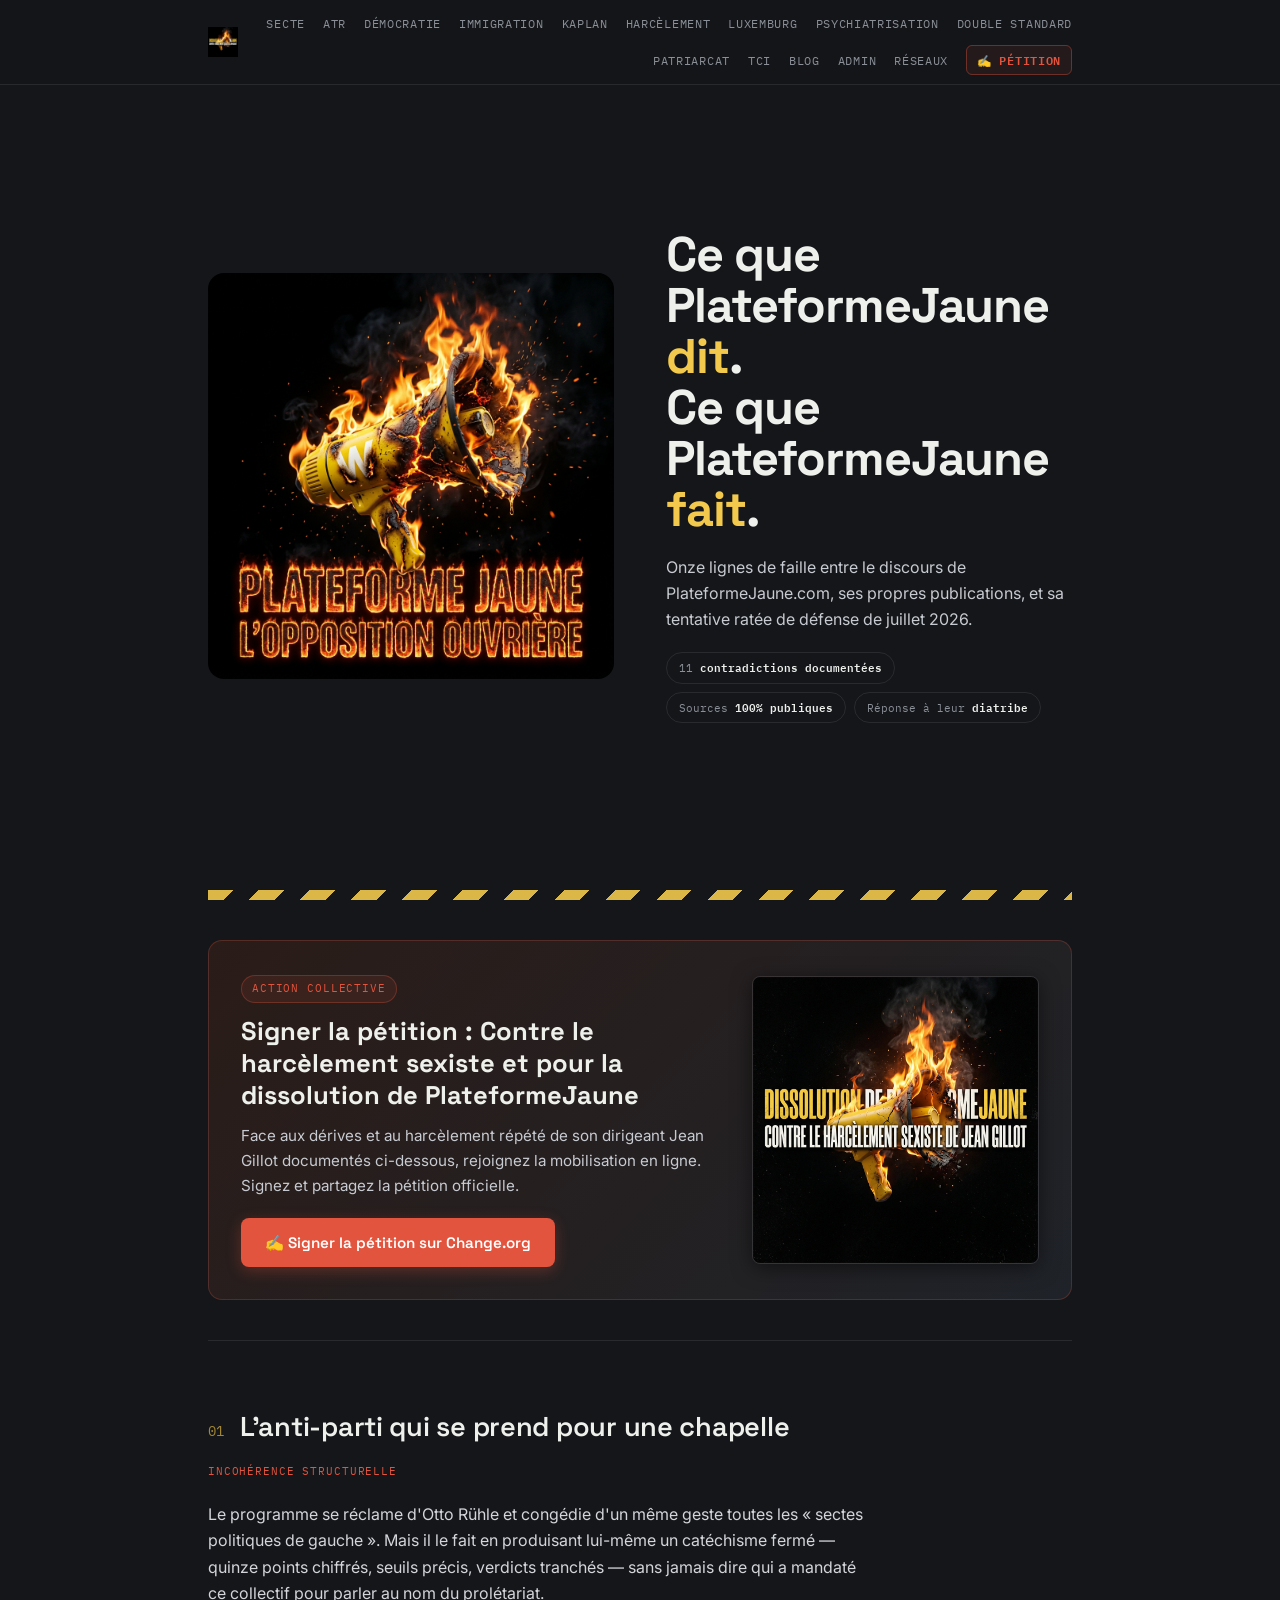
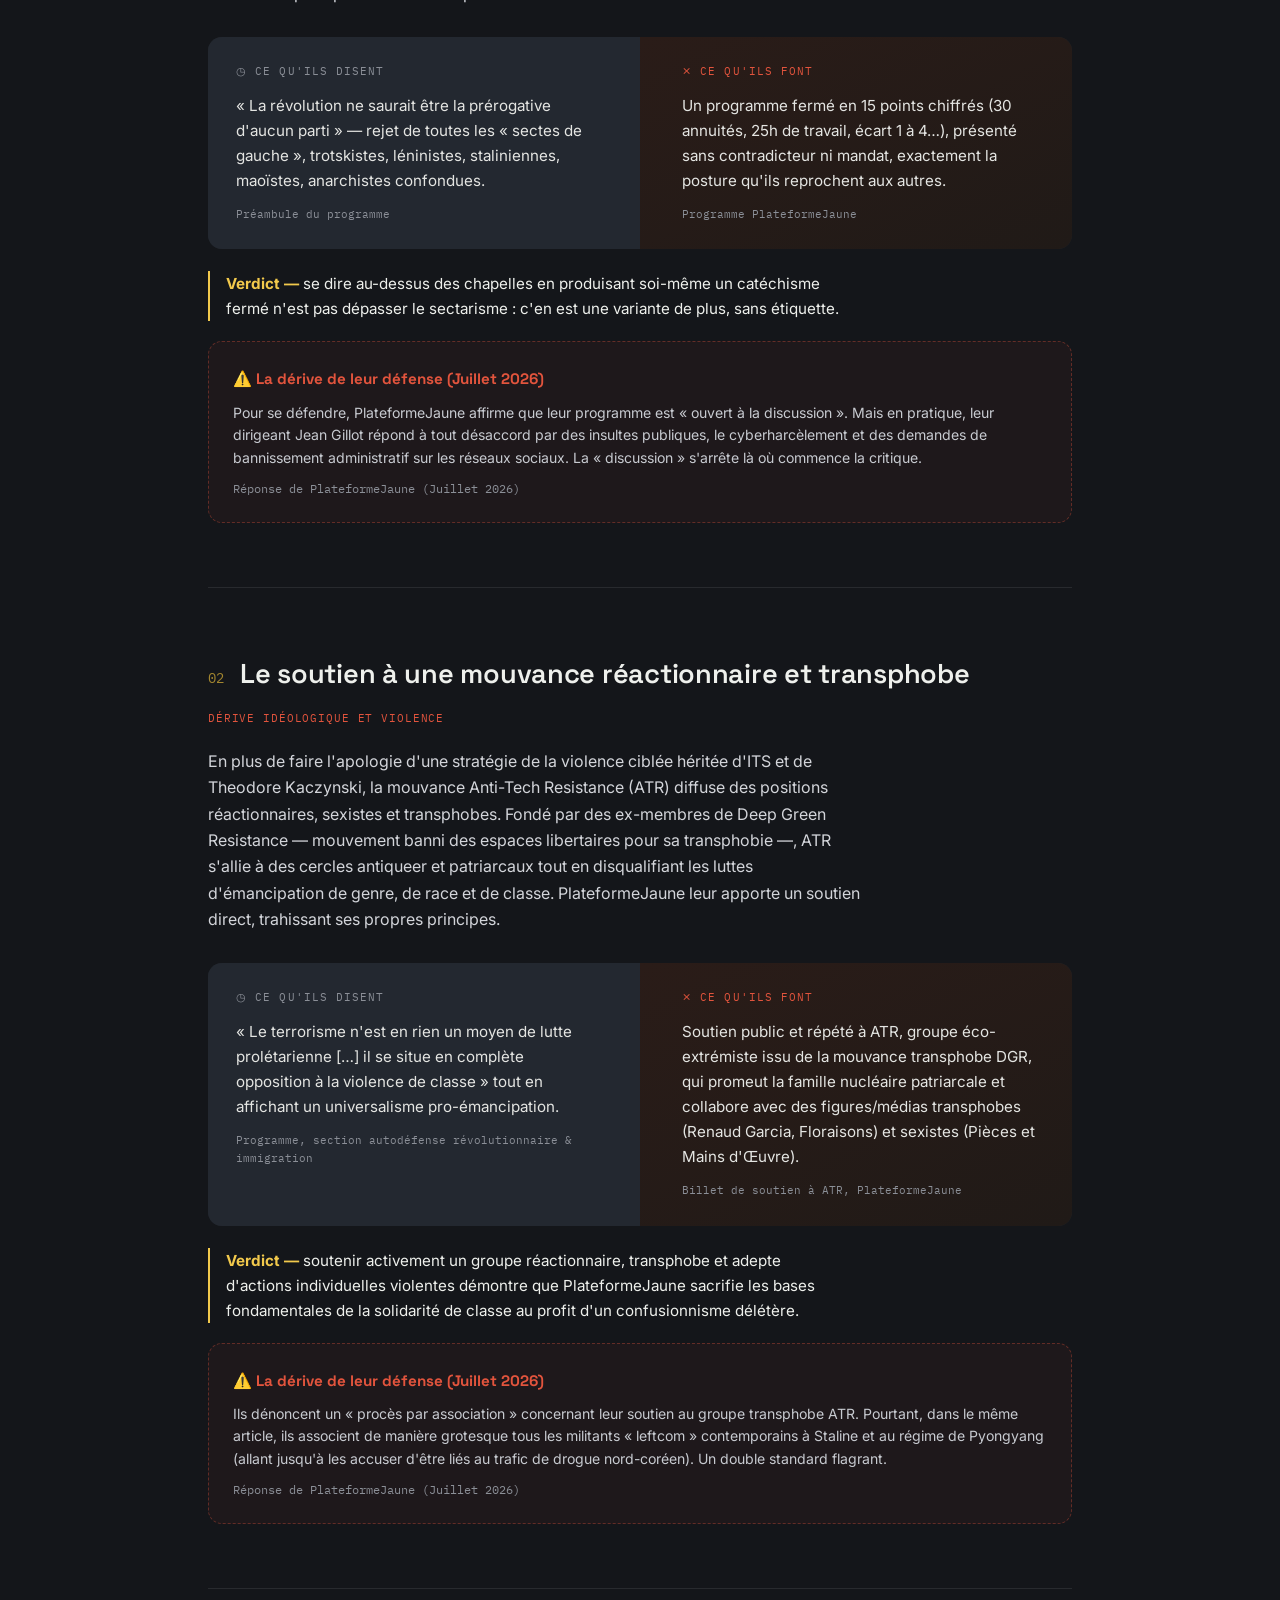
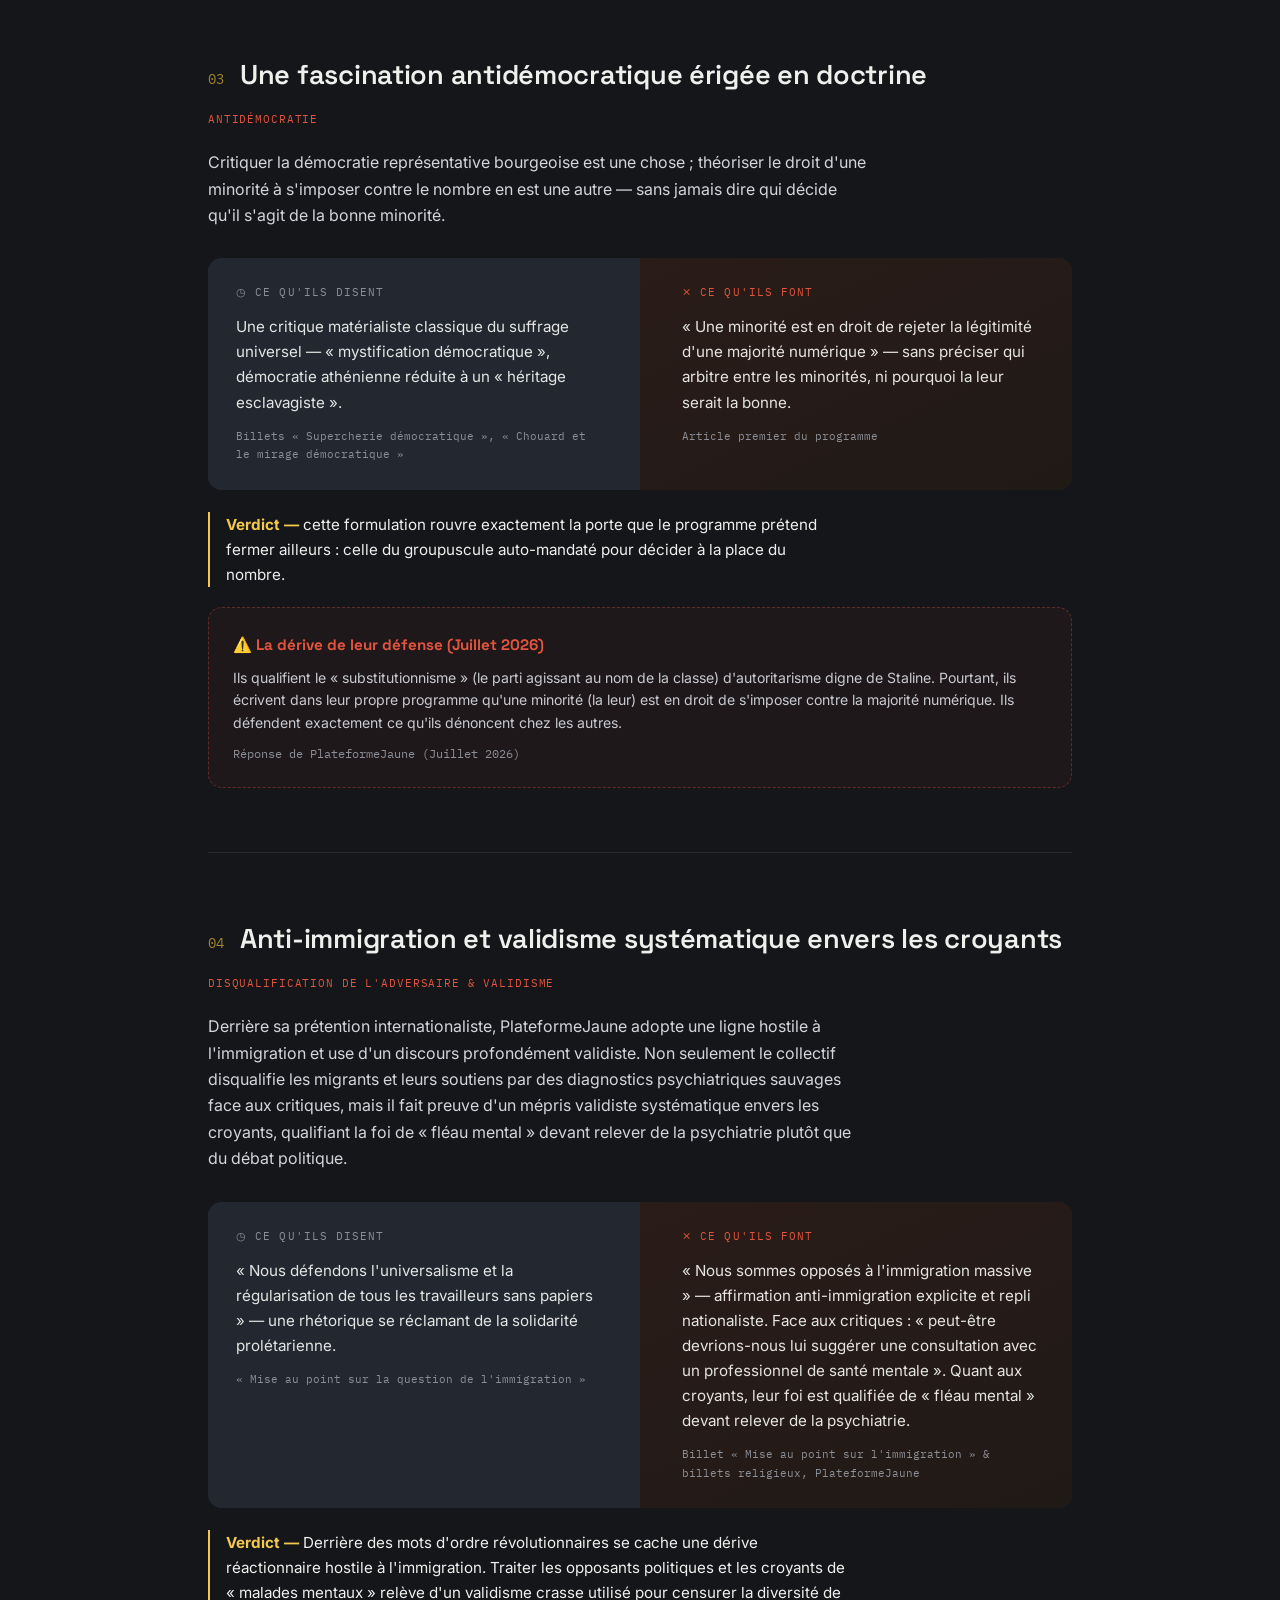
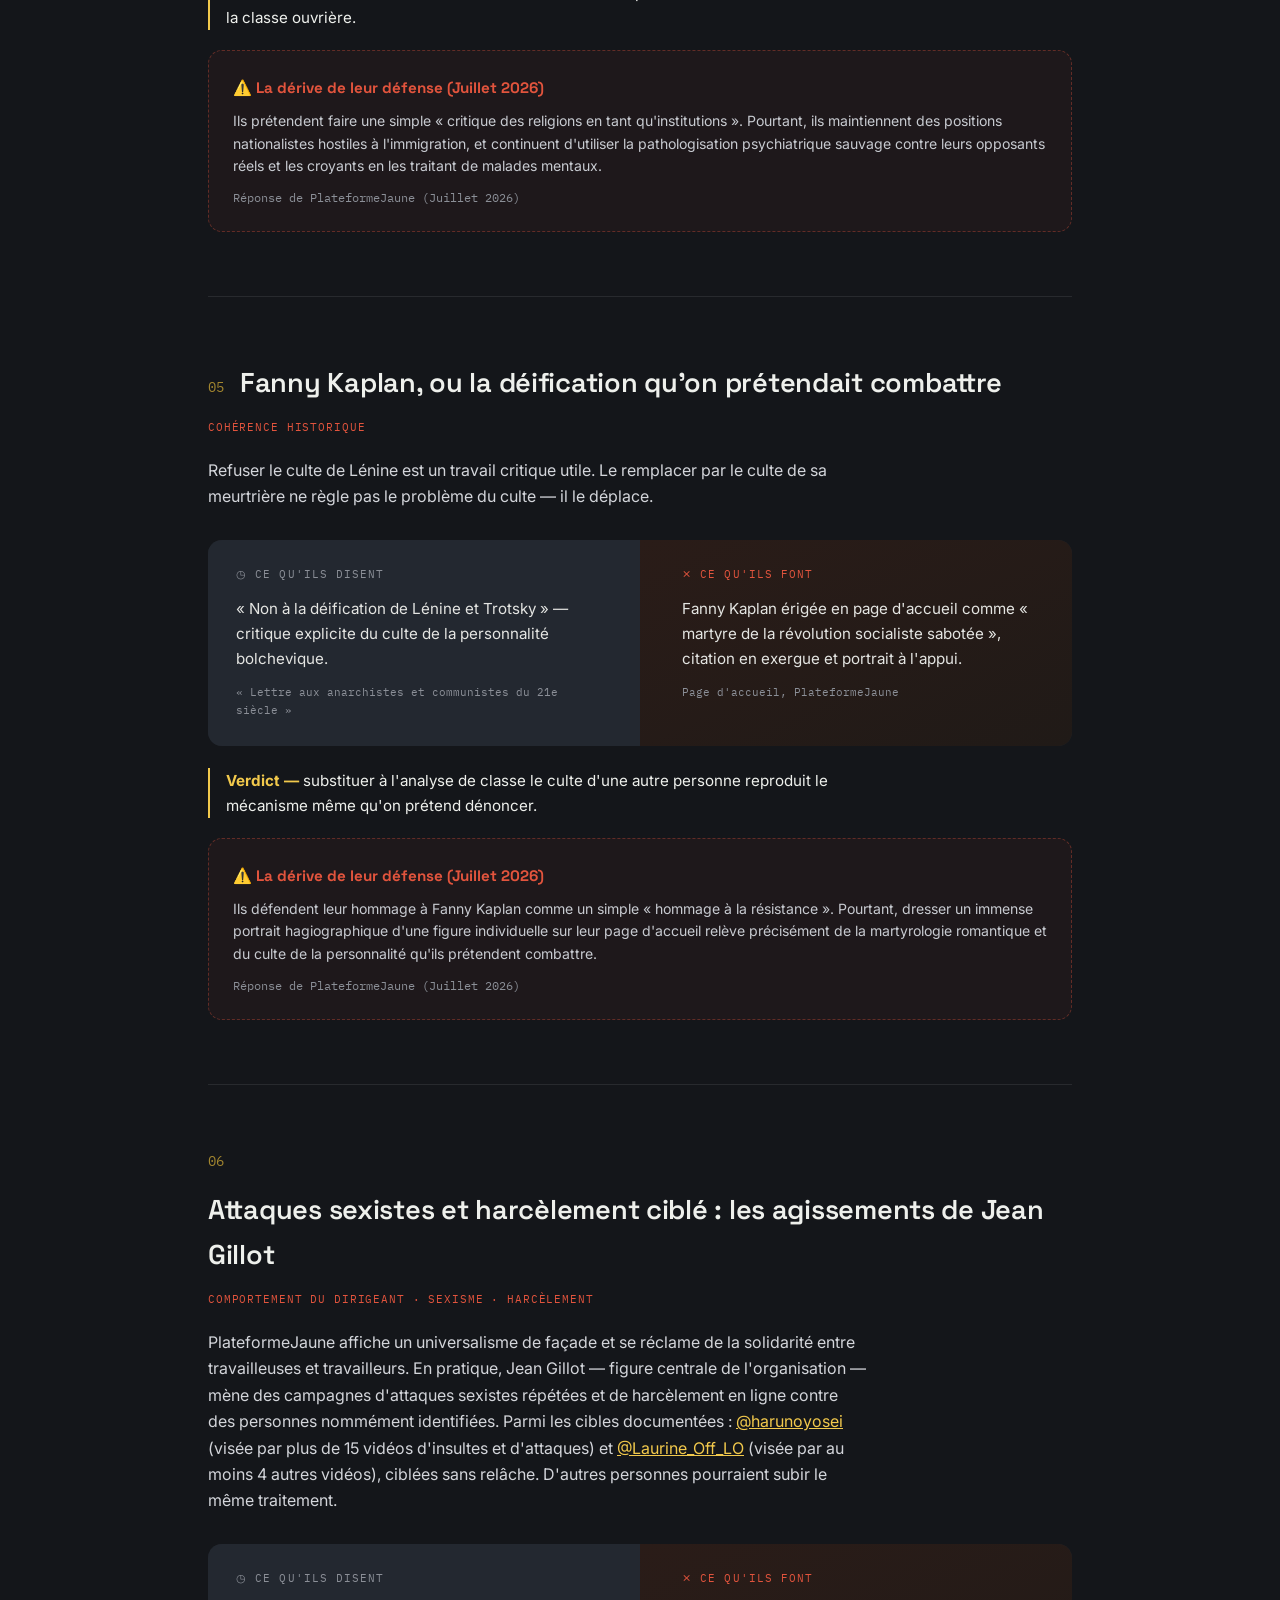
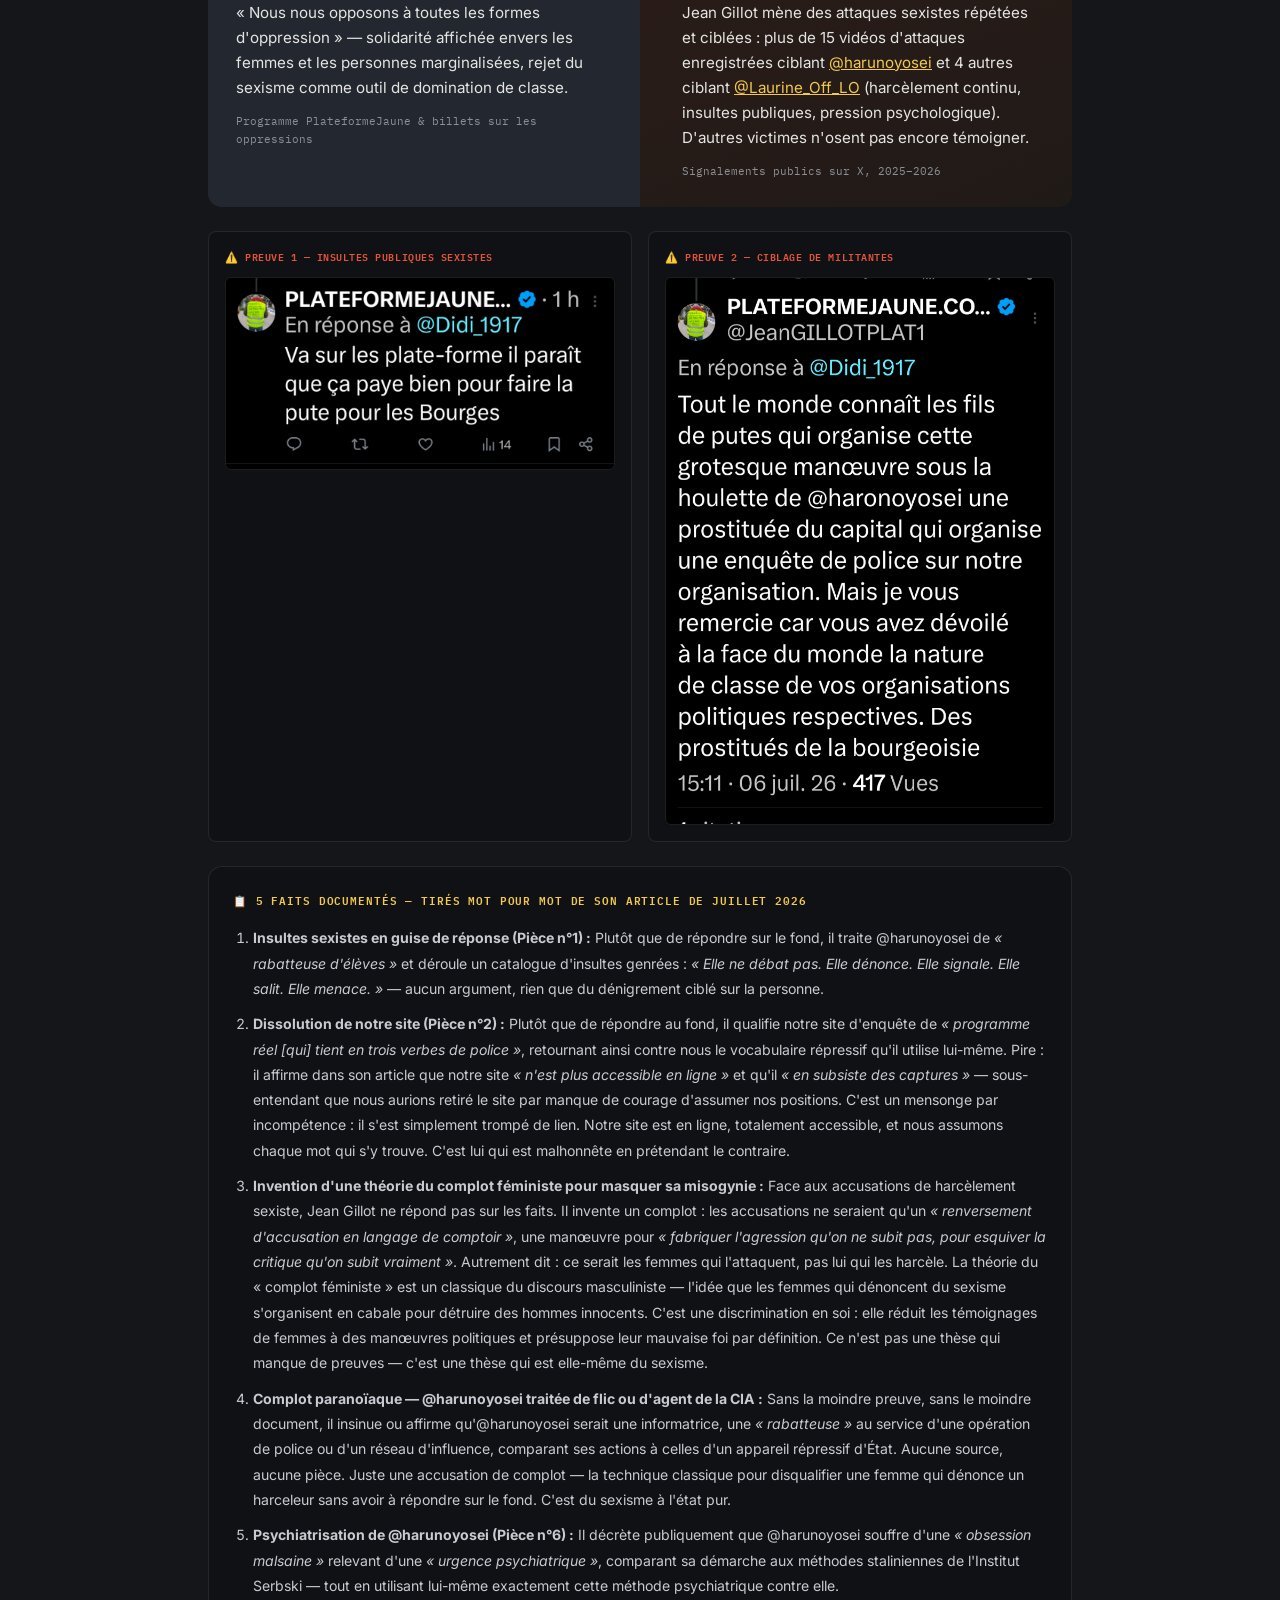
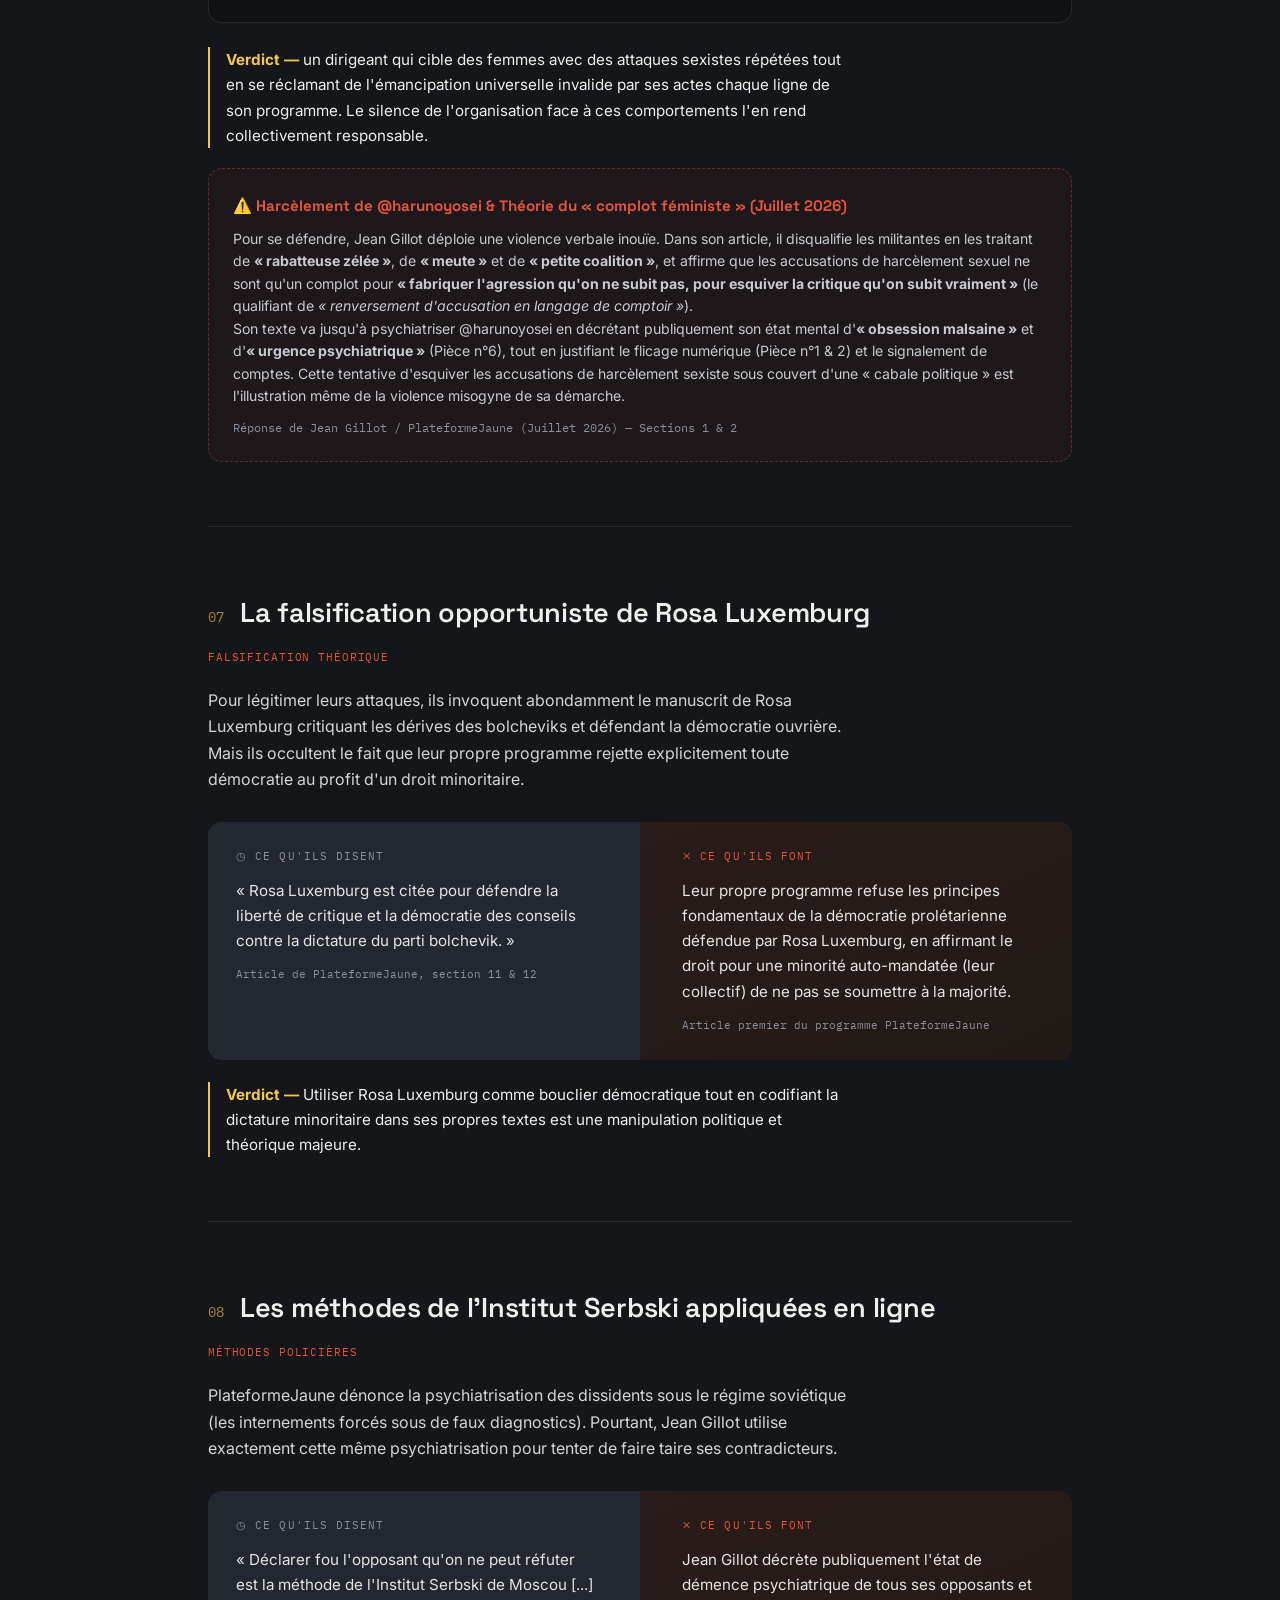
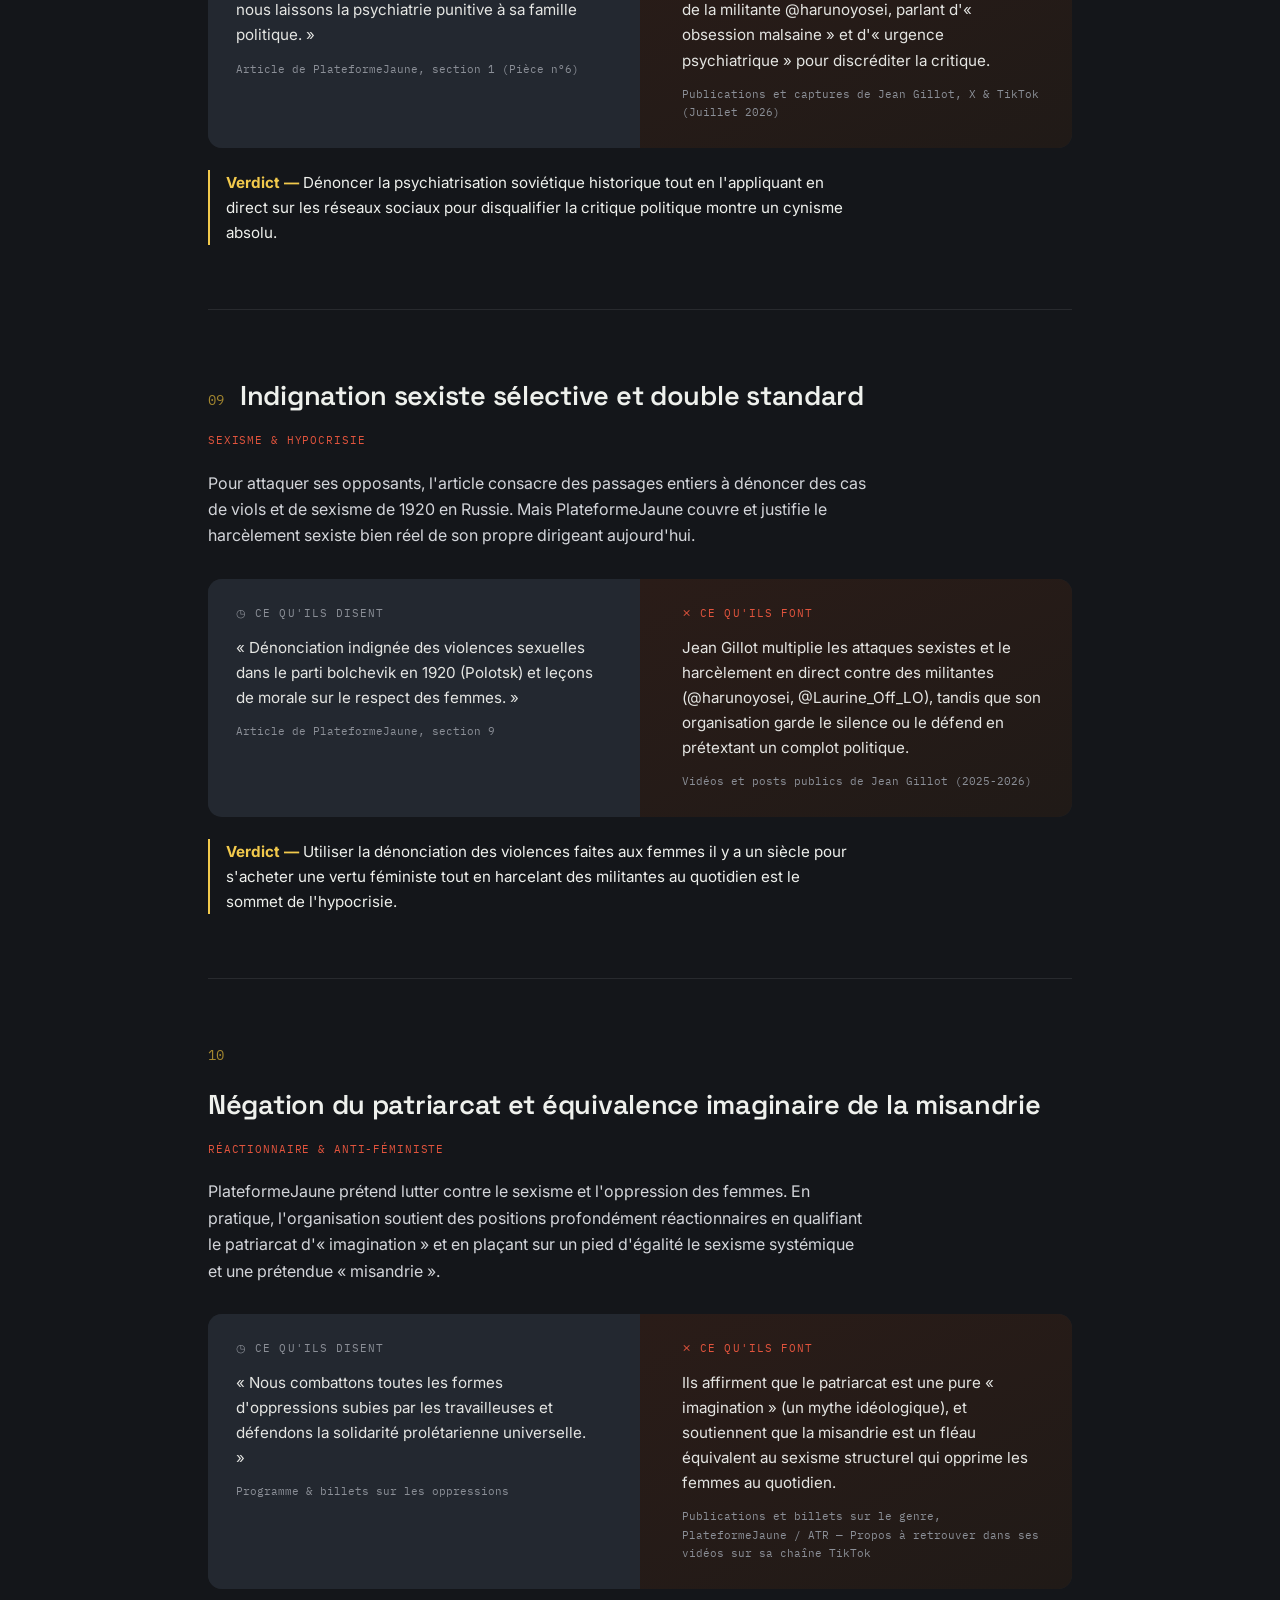
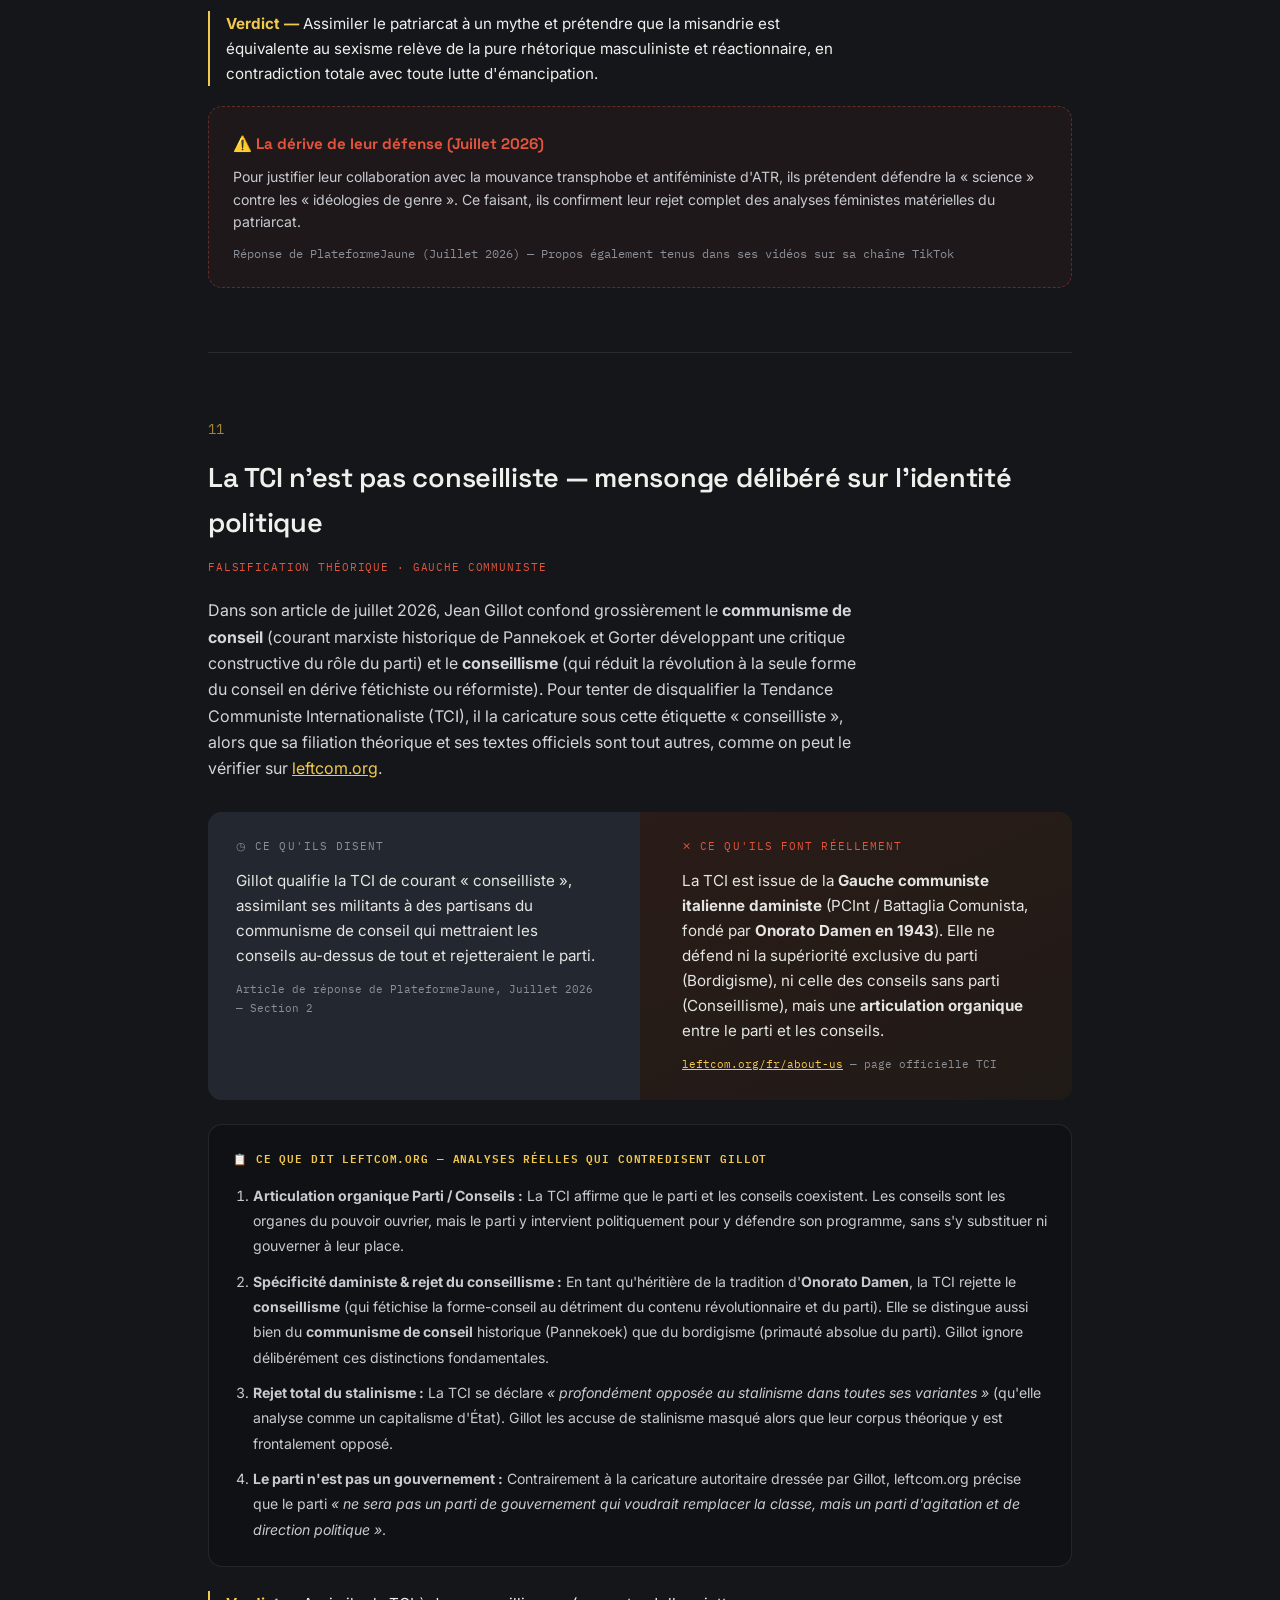
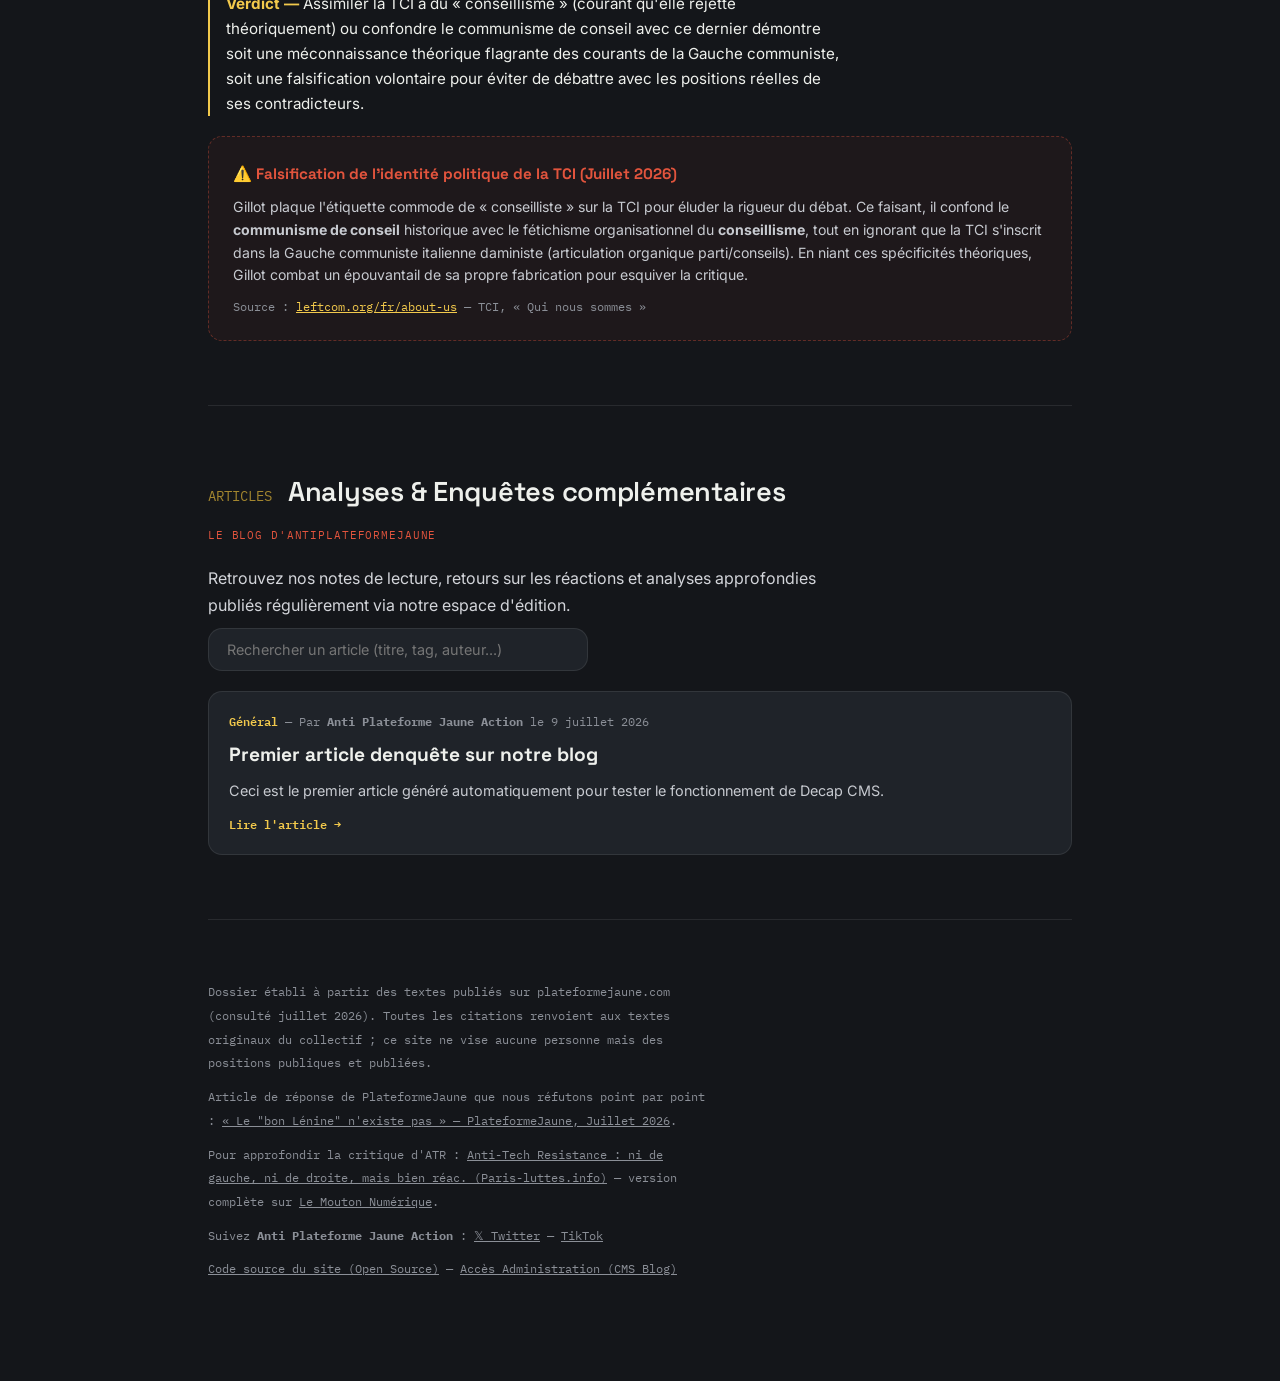
<file: index.html>
<!DOCTYPE html>
<html lang="fr">
<head>
<meta charset="UTF-8">
<meta name="viewport" content="width=device-width, initial-scale=1">
<title>Antiplateformejaune — Ce que PlateformeJaune dit, ce que PlateformeJaune fait</title>
<link rel="stylesheet" href="style.css">
<link rel="manifest" href="/manifest.json">
<link rel="icon" type="image/png" href="/favicon.png">
<link rel="apple-touch-icon" href="/icon-192.png">
<meta name="theme-color" content="#9B3A2F">
<meta name="mobile-web-app-capable" content="yes">
<meta name="apple-mobile-web-app-capable" content="yes">
<meta name="apple-mobile-web-app-title" content="Antiplateformejaune">
<meta name="google-site-verification" content="DRm08gva6mOZqkygiTqKu9IQBFqZJ3HG-kwGPXBH12E" />
<!-- Widget Netlify Identity pour gérer les connexions du CMS -->
<script src="https://identity.netlify.com/v1/netlify-identity-widget.js"></script>
</head>
<body>

<div class="rail" id="rail"></div>

<!-- ══ NAV ══ -->
<nav class="topnav" aria-label="Navigation principale">
  <div class="inner">
    <a href="#" class="nav-mark"><img src="logo.png" alt="Antiplateformejaune" style="height:30px;width:auto;"></a>
    <!-- desktop -->
    <ul class="nav-links" role="list">
      <li><a href="#p1">Secte</a></li>
      <li><a href="#p2">ATR</a></li>
      <li><a href="#p3">Démocratie</a></li>
      <li><a href="#p4">Immigration</a></li>
      <li><a href="#p5">Kaplan</a></li>
      <li><a href="#p6">Harcèlement</a></li>
      <li><a href="#p7">Luxemburg</a></li>
      <li><a href="#p8">Psychiatrisation</a></li>
      <li><a href="#p9">Double standard</a></li>
      <li><a href="#p10">Patriarcat</a></li>
      <li><a href="#p11">TCI</a></li>
      <li><a href="#blog-section">Blog</a></li>
      <li><a href="/admin/">Admin</a></li>
      <li><a href="reseaux.html">Réseaux</a></li>
      <li><a href="https://www.change.org/p/stoppons-plateforme-jaune" target="_blank" rel="noopener" class="nav-btn-petition">✍ Pétition</a></li>
    </ul>

    <!-- hamburger -->
    <button class="nav-burger" id="burger" aria-label="Menu" aria-expanded="false" aria-controls="drawer">
      <span></span><span></span><span></span>
    </button>
  </div>

  <!-- mobile drawer -->
  <nav class="nav-drawer" id="drawer" aria-label="Menu mobile">
    <a href="#p1" class="drawer-link">01 — Secte</a>
    <a href="#p2" class="drawer-link">02 — ATR</a>
    <a href="#p3" class="drawer-link">03 — Démocratie</a>
    <a href="#p4" class="drawer-link">04 — Immigration &amp; Religion</a>
    <a href="#p5" class="drawer-link">05 — Kaplan</a>
    <a href="#p6" class="drawer-link">06 — Harcèlement</a>
    <a href="#p7" class="drawer-link">07 — Luxemburg</a>
    <a href="#p8" class="drawer-link">08 — Psychiatrisation</a>
    <a href="#p9" class="drawer-link">09 — Double standard</a>
    <a href="#p10" class="drawer-link">10 — Patriarcat &amp; Misandrie</a>
    <a href="#p11" class="drawer-link">11 — TCI : Fausse étiquette conseilliste</a>
    <a href="#blog-section" class="drawer-link">Blog</a>
    <a href="/admin/" class="drawer-link">Admin</a>
    <a href="reseaux.html" class="drawer-link">Réseaux sociaux</a>
    <a href="https://www.change.org/p/stoppons-plateforme-jaune" target="_blank" rel="noopener" class="drawer-link drawer-btn-petition">✍ Pétition Change.org</a>
  </nav>
</nav>

<!-- ══ CONTENT ══ -->
<div class="wrap">

  <!-- HERO -->
  <header class="hero">
    <img class="hero-img" src="hero.png" alt="PlateformeJaune — L'Opposition Ouvrière en flammes">
    <div class="hero-text">
      <h1>Ce que PlateformeJaune <em>dit</em>.<br>Ce que PlateformeJaune <em>fait</em>.</h1>
      <p class="lede">Onze lignes de faille entre le discours de PlateformeJaune.com, ses propres publications, et sa tentative ratée de défense de juillet 2026.</p>
      <div class="stat-strip">
        <span>11 <strong>contradictions documentées</strong></span>
        <span>Sources <strong>100% publiques</strong></span>
        <span>Réponse à leur <strong>diatribe</strong></span>
      </div>
    </div>
  </header>

  <!-- PETITION CALLOUT -->
  <section class="petition-callout">
    <div class="petition-card">
      <div class="petition-content">
        <span class="petition-tag">Action Collective</span>
        <h2>Signer la pétition : Contre le harcèlement sexiste et pour la dissolution de PlateformeJaune</h2>
        <p>Face aux dérives et au harcèlement répété de son dirigeant Jean Gillot documentés ci-dessous, rejoignez la mobilisation en ligne. Signez et partagez la pétition officielle.</p>
        <div class="petition-actions">
          <a href="https://www.change.org/p/stoppons-plateforme-jaune" target="_blank" rel="noopener" class="btn-petition">✍ Signer la pétition sur Change.org</a>
        </div>
      </div>
      <div class="petition-preview-img">
        <img src="change_org_banner.png" alt="Affiche Pétition Change.org">
      </div>
    </div>
  </section>

  <!-- 01 -->
  <section class="piece" id="p1">
    <div class="piece-head"><span class="piece-num">01</span><h2>L'anti-parti qui se prend pour une chapelle</h2></div>
    <span class="tag">Incohérence structurelle</span>
    <p class="body-text">Le programme se réclame d'Otto Rühle et congédie d'un même geste toutes les « sectes politiques de gauche ». Mais il le fait en produisant lui-même un catéchisme fermé — quinze points chiffrés, seuils précis, verdicts tranchés — sans jamais dire qui a mandaté ce collectif pour parler au nom du prolétariat.</p>

    <div class="fault-card">
      <svg class="crack" viewBox="0 0 100 100" preserveAspectRatio="none" aria-hidden="true"><path d="M50,0 L46,15 L54,28 L44,42 L52,58 L45,74 L50,100" vector-effect="non-scaling-stroke"/></svg>
      <div class="fault-side dit">
        <div class="fault-label">◷ Ce qu'ils disent</div>
        <p>« La révolution ne saurait être la prérogative d'aucun parti » — rejet de toutes les « sectes de gauche », trotskistes, léninistes, staliniennes, maoïstes, anarchistes confondues.</p>
        <cite>Préambule du programme</cite>
      </div>
      <div class="fault-side fait">
        <div class="fault-label">⨯ Ce qu'ils font</div>
        <p>Un programme fermé en 15 points chiffrés (30 annuités, 25h de travail, écart 1 à 4…), présenté sans contradicteur ni mandat, exactement la posture qu'ils reprochent aux autres.</p>
        <cite>Programme PlateformeJaune</cite>
      </div>
    </div>
    <p class="verdict-line"><strong>Verdict —</strong> se dire au-dessus des chapelles en produisant soi-même un catéchisme fermé n'est pas dépasser le sectarisme : c'en est une variante de plus, sans étiquette.</p>
    <div class="rebound-card">
      <div class="rebound-title">⚠️ La dérive de leur défense (Juillet 2026)</div>
      <p>Pour se défendre, PlateformeJaune affirme que leur programme est « ouvert à la discussion ». Mais en pratique, leur dirigeant Jean Gillot répond à tout désaccord par des insultes publiques, le cyberharcèlement et des demandes de bannissement administratif sur les réseaux sociaux. La « discussion » s'arrête là où commence la critique.</p>
      <cite>Réponse de PlateformeJaune (Juillet 2026)</cite>
    </div>
  </section>

  <!-- 02 -->
  <section class="piece" id="p2">
    <div class="piece-head"><span class="piece-num">02</span><h2>Le soutien à une mouvance réactionnaire et transphobe</h2></div>
    <span class="tag">Dérive idéologique et violence</span>
    <p class="body-text">En plus de faire l'apologie d'une stratégie de la violence ciblée héritée d'ITS et de Theodore Kaczynski, la mouvance Anti-Tech Resistance (ATR) diffuse des positions réactionnaires, sexistes et transphobes. Fondé par des ex-membres de Deep Green Resistance — mouvement banni des espaces libertaires pour sa transphobie —, ATR s'allie à des cercles antiqueer et patriarcaux tout en disqualifiant les luttes d'émancipation de genre, de race et de classe. PlateformeJaune leur apporte un soutien direct, trahissant ses propres principes.</p>

    <div class="fault-card">
      <svg class="crack" viewBox="0 0 100 100" preserveAspectRatio="none" aria-hidden="true"><path d="M50,0 L46,15 L54,28 L44,42 L52,58 L45,74 L50,100" vector-effect="non-scaling-stroke"/></svg>
      <div class="fault-side dit">
        <div class="fault-label">◷ Ce qu'ils disent</div>
        <p>« Le terrorisme n'est en rien un moyen de lutte prolétarienne […] il se situe en complète opposition à la violence de classe » tout en affichant un universalisme pro-émancipation.</p>
        <cite>Programme, section autodéfense révolutionnaire &amp; immigration</cite>
      </div>
      <div class="fault-side fait">
        <div class="fault-label">⨯ Ce qu'ils font</div>
        <p>Soutien public et répété à ATR, groupe éco-extrémiste issu de la mouvance transphobe DGR, qui promeut la famille nucléaire patriarcale et collabore avec des figures/médias transphobes (Renaud Garcia, Floraisons) et sexistes (Pièces et Mains d'Œuvre).</p>
        <cite>Billet de soutien à ATR, PlateformeJaune</cite>
      </div>
    </div>
    <p class="verdict-line"><strong>Verdict —</strong> soutenir activement un groupe réactionnaire, transphobe et adepte d'actions individuelles violentes démontre que PlateformeJaune sacrifie les bases fondamentales de la solidarité de classe au profit d'un confusionnisme délétère.</p>
    <div class="rebound-card">
      <div class="rebound-title">⚠️ La dérive de leur défense (Juillet 2026)</div>
      <p>Ils dénoncent un « procès par association » concernant leur soutien au groupe transphobe ATR. Pourtant, dans le même article, ils associent de manière grotesque tous les militants « leftcom » contemporains à Staline et au régime de Pyongyang (allant jusqu'à les accuser d'être liés au trafic de drogue nord-coréen). Un double standard flagrant.</p>
      <cite>Réponse de PlateformeJaune (Juillet 2026)</cite>
    </div>
  </section>

  <!-- 03 -->
  <section class="piece" id="p3">
    <div class="piece-head"><span class="piece-num">03</span><h2>Une fascination antidémocratique érigée en doctrine</h2></div>
    <span class="tag">Antidémocratie</span>
    <p class="body-text">Critiquer la démocratie représentative bourgeoise est une chose ; théoriser le droit d'une minorité à s'imposer contre le nombre en est une autre — sans jamais dire qui décide qu'il s'agit de la bonne minorité.</p>

    <div class="fault-card">
      <svg class="crack" viewBox="0 0 100 100" preserveAspectRatio="none" aria-hidden="true"><path d="M50,0 L46,15 L54,28 L44,42 L52,58 L45,74 L50,100" vector-effect="non-scaling-stroke"/></svg>
      <div class="fault-side dit">
        <div class="fault-label">◷ Ce qu'ils disent</div>
        <p>Une critique matérialiste classique du suffrage universel — « mystification démocratique », démocratie athénienne réduite à un « héritage esclavagiste ».</p>
        <cite>Billets « Supercherie démocratique », « Chouard et le mirage démocratique »</cite>
      </div>
      <div class="fault-side fait">
        <div class="fault-label">⨯ Ce qu'ils font</div>
        <p>« Une minorité est en droit de rejeter la légitimité d'une majorité numérique » — sans préciser qui arbitre entre les minorités, ni pourquoi la leur serait la bonne.</p>
        <cite>Article premier du programme</cite>
      </div>
    </div>
    <p class="verdict-line"><strong>Verdict —</strong> cette formulation rouvre exactement la porte que le programme prétend fermer ailleurs : celle du groupuscule auto-mandaté pour décider à la place du nombre.</p>
    <div class="rebound-card">
      <div class="rebound-title">⚠️ La dérive de leur défense (Juillet 2026)</div>
      <p>Ils qualifient le « substitutionnisme » (le parti agissant au nom de la classe) d'autoritarisme digne de Staline. Pourtant, ils écrivent dans leur propre programme qu'une minorité (la leur) est en droit de s'imposer contre la majorité numérique. Ils défendent exactement ce qu'ils dénoncent chez les autres.</p>
      <cite>Réponse de PlateformeJaune (Juillet 2026)</cite>
    </div>
  </section>

  <!-- 04 -->
  <section class="piece" id="p4">
    <div class="piece-head"><span class="piece-num">04</span><h2>Anti-immigration et validisme systématique envers les croyants</h2></div>
    <span class="tag">Disqualification de l'adversaire &amp; Validisme</span>
    <p class="body-text">Derrière sa prétention internationaliste, PlateformeJaune adopte une ligne hostile à l'immigration et use d'un discours profondément validiste. Non seulement le collectif disqualifie les migrants et leurs soutiens par des diagnostics psychiatriques sauvages face aux critiques, mais il fait preuve d'un mépris validiste systématique envers les croyants, qualifiant la foi de « fléau mental » devant relever de la psychiatrie plutôt que du débat politique.</p>

    <div class="fault-card">
      <svg class="crack" viewBox="0 0 100 100" preserveAspectRatio="none" aria-hidden="true"><path d="M50,0 L46,15 L54,28 L44,42 L52,58 L45,74 L50,100" vector-effect="non-scaling-stroke"/></svg>
      <div class="fault-side dit">
        <div class="fault-label">◷ Ce qu'ils disent</div>
        <p>« Nous défendons l'universalisme et la régularisation de tous les travailleurs sans papiers » — une rhétorique se réclamant de la solidarité prolétarienne.</p>
        <cite>« Mise au point sur la question de l'immigration »</cite>
      </div>
      <div class="fault-side fait">
        <div class="fault-label">⨯ Ce qu'ils font</div>
        <p>« Nous sommes opposés à l'immigration massive » — affirmation anti-immigration explicite et repli nationaliste. Face aux critiques : « peut-être devrions-nous lui suggérer une consultation avec un professionnel de santé mentale ». Quant aux croyants, leur foi est qualifiée de « fléau mental » devant relever de la psychiatrie.</p>
        <cite>Billet « Mise au point sur l'immigration » &amp; billets religieux, PlateformeJaune</cite>
      </div>
    </div>
    <p class="verdict-line"><strong>Verdict —</strong> Derrière des mots d'ordre révolutionnaires se cache une dérive réactionnaire hostile à l'immigration. Traiter les opposants politiques et les croyants de « malades mentaux » relève d'un validisme crasse utilisé pour censurer la diversité de la classe ouvrière.</p>
    <div class="rebound-card">
      <div class="rebound-title">⚠️ La dérive de leur défense (Juillet 2026)</div>
      <p>Ils prétendent faire une simple « critique des religions en tant qu'institutions ». Pourtant, ils maintiennent des positions nationalistes hostiles à l'immigration, et continuent d'utiliser la pathologisation psychiatrique sauvage contre leurs opposants réels et les croyants en les traitant de malades mentaux.</p>
      <cite>Réponse de PlateformeJaune (Juillet 2026)</cite>
    </div>
  </section>

  <!-- 05 -->
  <section class="piece" id="p5">
    <div class="piece-head"><span class="piece-num">05</span><h2>Fanny Kaplan, ou la déification qu'on prétendait combattre</h2></div>
    <span class="tag">Cohérence historique</span>
    <p class="body-text">Refuser le culte de Lénine est un travail critique utile. Le remplacer par le culte de sa meurtrière ne règle pas le problème du culte — il le déplace.</p>

    <div class="fault-card">
      <svg class="crack" viewBox="0 0 100 100" preserveAspectRatio="none" aria-hidden="true"><path d="M50,0 L46,15 L54,28 L44,42 L52,58 L45,74 L50,100" vector-effect="non-scaling-stroke"/></svg>
      <div class="fault-side dit">
        <div class="fault-label">◷ Ce qu'ils disent</div>
        <p>« Non à la déification de Lénine et Trotsky » — critique explicite du culte de la personnalité bolchevique.</p>
        <cite>« Lettre aux anarchistes et communistes du 21e siècle »</cite>
      </div>
      <div class="fault-side fait">
        <div class="fault-label">⨯ Ce qu'ils font</div>
        <p>Fanny Kaplan érigée en page d'accueil comme « martyre de la révolution socialiste sabotée », citation en exergue et portrait à l'appui.</p>
        <cite>Page d'accueil, PlateformeJaune</cite>
      </div>
    </div>
    <p class="verdict-line"><strong>Verdict —</strong> substituer à l'analyse de classe le culte d'une autre personne reproduit le mécanisme même qu'on prétend dénoncer.</p>
    <div class="rebound-card">
      <div class="rebound-title">⚠️ La dérive de leur défense (Juillet 2026)</div>
      <p>Ils défendent leur hommage à Fanny Kaplan comme un simple « hommage à la résistance ». Pourtant, dresser un immense portrait hagiographique d'une figure individuelle sur leur page d'accueil relève précisément de la martyrologie romantique et du culte de la personnalité qu'ils prétendent combattre.</p>
      <cite>Réponse de PlateformeJaune (Juillet 2026)</cite>
    </div>
  </section>

  <!-- 06 -->
  <section class="piece" id="p6">
    <div class="piece-head"><span class="piece-num">06</span><h2>Attaques sexistes et harcèlement ciblé : les agissements de Jean Gillot</h2></div>
    <span class="tag">Comportement du dirigeant · Sexisme · Harcèlement</span>
    <p class="body-text">PlateformeJaune affiche un universalisme de façade et se réclame de la solidarité entre travailleuses et travailleurs. En pratique, Jean Gillot — figure centrale de l'organisation — mène des campagnes d'attaques sexistes répétées et de harcèlement en ligne contre des personnes nommément identifiées. Parmi les cibles documentées : <a href="https://x.com/harunoyosei" target="_blank" rel="noopener">@harunoyosei</a> (visée par plus de 15 vidéos d'insultes et d'attaques) et <a href="https://x.com/Laurine_Off_LO" target="_blank" rel="noopener">@Laurine_Off_LO</a> (visée par au moins 4 autres vidéos), ciblées sans relâche. D'autres personnes pourraient subir le même traitement.</p>

    <div class="fault-card">
      <svg class="crack" viewBox="0 0 100 100" preserveAspectRatio="none" aria-hidden="true"><path d="M50,0 L46,15 L54,28 L44,42 L52,58 L45,74 L50,100" vector-effect="non-scaling-stroke"/></svg>
      <div class="fault-side dit">
        <div class="fault-label">◷ Ce qu'ils disent</div>
        <p>« Nous nous opposons à toutes les formes d'oppression » — solidarité affichée envers les femmes et les personnes marginalisées, rejet du sexisme comme outil de domination de classe.</p>
        <cite>Programme PlateformeJaune &amp; billets sur les oppressions</cite>
      </div>
      <div class="fault-side fait">
        <div class="fault-label">⨯ Ce qu'ils font</div>
        <p>Jean Gillot mène des attaques sexistes répétées et ciblées : plus de 15 vidéos d'attaques enregistrées ciblant <a href="https://x.com/harunoyosei" target="_blank" rel="noopener">@harunoyosei</a> et 4 autres ciblant <a href="https://x.com/Laurine_Off_LO" target="_blank" rel="noopener">@Laurine_Off_LO</a> (harcèlement continu, insultes publiques, pression psychologique). D'autres victimes n'osent pas encore témoigner.</p>
        <cite>Signalements publics sur X, 2025–2026</cite>
      </div>
    </div>

    <!-- PREUVES DE HARCÈLEMENT -->
    <div class="proof-gallery" style="display: flex; gap: 16px; margin-top: 24px; margin-bottom: 24px; flex-wrap: wrap;">
      <div class="proof-item" style="flex: 1; min-width: 280px; background: rgba(0, 0, 0, 0.2); border: 1px solid var(--hair); border-radius: 8px; padding: 16px;">
        <span class="proof-label" style="display: block; font-family: 'IBM Plex Mono', monospace; font-size: 0.65rem; color: var(--danger); text-transform: uppercase; margin-bottom: 12px; font-weight: 600; letter-spacing: 0.05em;">⚠️ Preuve 1 — Insultes publiques sexistes</span>
        <img src="proof_gillot_1.png" alt="Tweet sexiste Jean Gillot" style="border-radius: 6px; width: 100%; border: 1px solid rgba(255,255,255,0.05); display: block;">
      </div>
      <div class="proof-item" style="flex: 1; min-width: 280px; background: rgba(0, 0, 0, 0.2); border: 1px solid var(--hair); border-radius: 8px; padding: 16px;">
        <span class="proof-label" style="display: block; font-family: 'IBM Plex Mono', monospace; font-size: 0.65rem; color: var(--danger); text-transform: uppercase; margin-bottom: 12px; font-weight: 600; letter-spacing: 0.05em;">⚠️ Preuve 2 — Ciblage de militantes</span>
        <img src="proof_gillot_2.png" alt="Tweet ciblage harcèlement" style="border-radius: 6px; width: 100%; border: 1px solid rgba(255,255,255,0.05); display: block;">
      </div>
    </div>

    <!-- FAITS DOCUMENTÉS TIRÉS DE SON PROPRE ARTICLE -->
    <div style="margin: 24px 0; background: rgba(0,0,0,0.2); border: 1px solid var(--hair); border-radius: var(--radius); padding: clamp(16px, 3vw, 24px);">
      <div style="font-family: 'IBM Plex Mono', monospace; font-size: 0.68rem; color: var(--warn); text-transform: uppercase; letter-spacing: 0.08em; margin-bottom: 16px; font-weight: 600;">📋 5 faits documentés — tirés mot pour mot de son article de juillet 2026</div>
      <ol style="padding-left: 20px; color: #c7cad0; font-size: 0.88rem; line-height: 1.8; display: flex; flex-direction: column; gap: 10px;">
        <li><strong>Insultes sexistes en guise de réponse (Pièce n°1) :</strong> Plutôt que de répondre sur le fond, il traite @harunoyosei de <em>« rabatteuse d'élèves »</em> et déroule un catalogue d'insultes genrées : <em>« Elle ne débat pas. Elle dénonce. Elle signale. Elle salit. Elle menace. »</em> — aucun argument, rien que du dénigrement ciblé sur la personne.</li>
        <li><strong>Dissolution de notre site (Pièce n°2) :</strong> Plutôt que de répondre au fond, il qualifie notre site d'enquête de <em>« programme réel [qui] tient en trois verbes de police »</em>, retournant ainsi contre nous le vocabulaire répressif qu'il utilise lui-même. Pire : il affirme dans son article que notre site <em>« n'est plus accessible en ligne »</em> et qu'il <em>« en subsiste des captures »</em> — sous-entendant que nous aurions retiré le site par manque de courage d'assumer nos positions. C'est un mensonge par incompétence : il s'est simplement trompé de lien. Notre site est en ligne, totalement accessible, et nous assumons chaque mot qui s'y trouve. C'est lui qui est malhonnête en prétendant le contraire.</li>
        <li><strong>Invention d'une théorie du complot féministe pour masquer sa misogynie :</strong> Face aux accusations de harcèlement sexiste, Jean Gillot ne répond pas sur les faits. Il invente un complot : les accusations ne seraient qu'un <em>« renversement d'accusation en langage de comptoir »</em>, une manœuvre pour <em>« fabriquer l'agression qu'on ne subit pas, pour esquiver la critique qu'on subit vraiment »</em>. Autrement dit : ce serait les femmes qui l'attaquent, pas lui qui les harcèle. La théorie du « complot féministe » est un classique du discours masculiniste — l'idée que les femmes qui dénoncent du sexisme s'organisent en cabale pour détruire des hommes innocents. C'est une discrimination en soi : elle réduit les témoignages de femmes à des manœuvres politiques et présuppose leur mauvaise foi par définition. Ce n'est pas une thèse qui manque de preuves — c'est une thèse qui est elle-même du sexisme.</li>
        <li><strong>Complot paranoïaque — @harunoyosei traitée de flic ou d'agent de la CIA :</strong> Sans la moindre preuve, sans le moindre document, il insinue ou affirme qu'@harunoyosei serait une informatrice, une <em>« rabatteuse »</em> au service d'une opération de police ou d'un réseau d'influence, comparant ses actions à celles d'un appareil répressif d'État. Aucune source, aucune pièce. Juste une accusation de complot — la technique classique pour disqualifier une femme qui dénonce un harceleur sans avoir à répondre sur le fond. C'est du sexisme à l'état pur.</li>
        <li><strong>Psychiatrisation de @harunoyosei (Pièce n°6) :</strong> Il décrète publiquement que @harunoyosei souffre d'une <em>« obsession malsaine »</em> relevant d'une <em>« urgence psychiatrique »</em>, comparant sa démarche aux méthodes staliniennes de l'Institut Serbski — tout en utilisant lui-même exactement cette méthode psychiatrique contre elle.</li>


      </ol>
    </div>

    <p class="verdict-line"><strong>Verdict —</strong> un dirigeant qui cible des femmes avec des attaques sexistes répétées tout en se réclamant de l'émancipation universelle invalide par ses actes chaque ligne de son programme. Le silence de l'organisation face à ces comportements l'en rend collectivement responsable.</p>
    <div class="rebound-card">
      <div class="rebound-title">⚠️ Harcèlement de @harunoyosei &amp; Théorie du « complot féministe » (Juillet 2026)</div>
      <p>Pour se défendre, Jean Gillot déploie une violence verbale inouïe. Dans son article, il disqualifie les militantes en les traitant de <strong>« rabatteuse zélée »</strong>, de <strong>« meute »</strong> et de <strong>« petite coalition »</strong>, et affirme que les accusations de harcèlement sexuel ne sont qu'un complot pour <strong>« fabriquer l'agression qu'on ne subit pas, pour esquiver la critique qu'on subit vraiment »</strong> (le qualifiant de <em>« renversement d'accusation en langage de comptoir »</em>).</p>
      <p>Son texte va jusqu'à psychiatriser @harunoyosei en décrétant publiquement son état mental d'<strong>« obsession malsaine »</strong> et d'<strong>« urgence psychiatrique »</strong> (Pièce n°6), tout en justifiant le flicage numérique (Pièce n°1 &amp; 2) et le signalement de comptes. Cette tentative d'esquiver les accusations de harcèlement sexiste sous couvert d'une « cabale politique » est l'illustration même de la violence misogyne de sa démarche.</p>
      <cite>Réponse de Jean Gillot / PlateformeJaune (Juillet 2026) — Sections 1 &amp; 2</cite>
    </div>
  </section>

  <!-- 07 -->
  <section class="piece" id="p7">
    <div class="piece-head"><span class="piece-num">07</span><h2>La falsification opportuniste de Rosa Luxemburg</h2></div>
    <span class="tag">Falsification théorique</span>
    <p class="body-text">Pour légitimer leurs attaques, ils invoquent abondamment le manuscrit de Rosa Luxemburg critiquant les dérives des bolcheviks et défendant la démocratie ouvrière. Mais ils occultent le fait que leur propre programme rejette explicitement toute démocratie au profit d'un droit minoritaire.</p>

    <div class="fault-card">
      <svg class="crack" viewBox="0 0 100 100" preserveAspectRatio="none" aria-hidden="true"><path d="M50,0 L46,15 L54,28 L44,42 L52,58 L45,74 L50,100" vector-effect="non-scaling-stroke"/></svg>
      <div class="fault-side dit">
        <div class="fault-label">◷ Ce qu'ils disent</div>
        <p>« Rosa Luxemburg est citée pour défendre la liberté de critique et la démocratie des conseils contre la dictature du parti bolchevik. »</p>
        <cite>Article de PlateformeJaune, section 11 &amp; 12</cite>
      </div>
      <div class="fault-side fait">
        <div class="fault-label">⨯ Ce qu'ils font</div>
        <p>Leur propre programme refuse les principes fondamentaux de la démocratie prolétarienne défendue par Rosa Luxemburg, en affirmant le droit pour une minorité auto-mandatée (leur collectif) de ne pas se soumettre à la majorité.</p>
        <cite>Article premier du programme PlateformeJaune</cite>
      </div>
    </div>
    <p class="verdict-line"><strong>Verdict —</strong> Utiliser Rosa Luxemburg comme bouclier démocratique tout en codifiant la dictature minoritaire dans ses propres textes est une manipulation politique et théorique majeure.</p>
  </section>

  <!-- 08 -->
  <section class="piece" id="p8">
    <div class="piece-head"><span class="piece-num">08</span><h2>Les méthodes de l'Institut Serbski appliquées en ligne</h2></div>
    <span class="tag">Méthodes policières</span>
    <p class="body-text">PlateformeJaune dénonce la psychiatrisation des dissidents sous le régime soviétique (les internements forcés sous de faux diagnostics). Pourtant, Jean Gillot utilise exactement cette même psychiatrisation pour tenter de faire taire ses contradicteurs.</p>

    <div class="fault-card">
      <svg class="crack" viewBox="0 0 100 100" preserveAspectRatio="none" aria-hidden="true"><path d="M50,0 L46,15 L54,28 L44,42 L52,58 L45,74 L50,100" vector-effect="non-scaling-stroke"/></svg>
      <div class="fault-side dit">
        <div class="fault-label">◷ Ce qu'ils disent</div>
        <p>« Déclarer fou l'opposant qu'on ne peut réfuter est la méthode de l'Institut Serbski de Moscou [...] nous laissons la psychiatrie punitive à sa famille politique. »</p>
        <cite>Article de PlateformeJaune, section 1 (Pièce n°6)</cite>
      </div>
      <div class="fault-side fait">
        <div class="fault-label">⨯ Ce qu'ils font</div>
        <p>Jean Gillot décrète publiquement l'état de démence psychiatrique de tous ses opposants et de la militante @harunoyosei, parlant d'« obsession malsaine » et d'« urgence psychiatrique » pour discréditer la critique.</p>
        <cite>Publications et captures de Jean Gillot, X &amp; TikTok (Juillet 2026)</cite>
      </div>
    </div>
    <p class="verdict-line"><strong>Verdict —</strong> Dénoncer la psychiatrisation soviétique historique tout en l'appliquant en direct sur les réseaux sociaux pour disqualifier la critique politique montre un cynisme absolu.</p>
  </section>

  <!-- 09 -->
  <section class="piece" id="p9">
    <div class="piece-head"><span class="piece-num">09</span><h2>Indignation sexiste sélective et double standard</h2></div>
    <span class="tag">Sexisme &amp; Hypocrisie</span>
    <p class="body-text">Pour attaquer ses opposants, l'article consacre des passages entiers à dénoncer des cas de viols et de sexisme de 1920 en Russie. Mais PlateformeJaune couvre et justifie le harcèlement sexiste bien réel de son propre dirigeant aujourd'hui.</p>

    <div class="fault-card">
      <svg class="crack" viewBox="0 0 100 100" preserveAspectRatio="none" aria-hidden="true"><path d="M50,0 L46,15 L54,28 L44,42 L52,58 L45,74 L50,100" vector-effect="non-scaling-stroke"/></svg>
      <div class="fault-side dit">
        <div class="fault-label">◷ Ce qu'ils disent</div>
        <p>« Dénonciation indignée des violences sexuelles dans le parti bolchevik en 1920 (Polotsk) et leçons de morale sur le respect des femmes. »</p>
        <cite>Article de PlateformeJaune, section 9</cite>
      </div>
      <div class="fault-side fait">
        <div class="fault-label">⨯ Ce qu'ils font</div>
        <p>Jean Gillot multiplie les attaques sexistes et le harcèlement en direct contre des militantes (@harunoyosei, @Laurine_Off_LO), tandis que son organisation garde le silence ou le défend en prétextant un complot politique.</p>
        <cite>Vidéos et posts publics de Jean Gillot (2025-2026)</cite>
      </div>
    </div>
    <p class="verdict-line"><strong>Verdict —</strong> Utiliser la dénonciation des violences faites aux femmes il y a un siècle pour s'acheter une vertu féministe tout en harcelant des militantes au quotidien est le sommet de l'hypocrisie.</p>
  </section>

  <!-- 10 -->
  <section class="piece" id="p10">
    <div class="piece-head"><span class="piece-num">10</span><h2>Négation du patriarcat et équivalence imaginaire de la misandrie</h2></div>
    <span class="tag">Réactionnaire &amp; Anti-féministe</span>
    <p class="body-text">PlateformeJaune prétend lutter contre le sexisme et l'oppression des femmes. En pratique, l'organisation soutient des positions profondément réactionnaires en qualifiant le patriarcat d'« imagination » et en plaçant sur un pied d'égalité le sexisme systémique et une prétendue « misandrie ».</p>

    <div class="fault-card">
      <svg class="crack" viewBox="0 0 100 100" preserveAspectRatio="none" aria-hidden="true"><path d="M50,0 L46,15 L54,28 L44,42 L52,58 L45,74 L50,100" vector-effect="non-scaling-stroke"/></svg>
      <div class="fault-side dit">
        <div class="fault-label">◷ Ce qu'ils disent</div>
        <p>« Nous combattons toutes les formes d'oppressions subies par les travailleuses et défendons la solidarité prolétarienne universelle. »</p>
        <cite>Programme &amp; billets sur les oppressions</cite>
      </div>
      <div class="fault-side fait">
        <div class="fault-label">⨯ Ce qu'ils font</div>
        <p>Ils affirment que le patriarcat est une pure « imagination » (un mythe idéologique), et soutiennent que la misandrie est un fléau équivalent au sexisme structurel qui opprime les femmes au quotidien.</p>
        <cite>Publications et billets sur le genre, PlateformeJaune / ATR — Propos à retrouver dans ses vidéos sur sa chaîne TikTok</cite>
      </div>
    </div>
    <p class="verdict-line"><strong>Verdict —</strong> Assimiler le patriarcat à un mythe et prétendre que la misandrie est équivalente au sexisme relève de la pure rhétorique masculiniste et réactionnaire, en contradiction totale avec toute lutte d'émancipation.</p>
    <div class="rebound-card">
      <div class="rebound-title">⚠️ La dérive de leur défense (Juillet 2026)</div>
      <p>Pour justifier leur collaboration avec la mouvance transphobe et antiféministe d'ATR, ils prétendent défendre la « science » contre les « idéologies de genre ». Ce faisant, ils confirment leur rejet complet des analyses féministes matérielles du patriarcat.</p>
      <cite>Réponse de PlateformeJaune (Juillet 2026) — Propos également tenus dans ses vidéos sur sa chaîne TikTok</cite>
    </div>
  </section>

  <!-- 11 -->
  <section class="piece" id="p11">
    <div class="piece-head"><span class="piece-num">11</span><h2>La TCI n'est pas conseilliste — mensonge délibéré sur l'identité politique</h2></div>
    <span class="tag">Falsification théorique · Gauche communiste</span>
    <p class="body-text">Dans son article de juillet 2026, Jean Gillot confond grossièrement le <strong>communisme de conseil</strong> (courant marxiste historique de Pannekoek et Gorter développant une critique constructive du rôle du parti) et le <strong>conseillisme</strong> (qui réduit la révolution à la seule forme du conseil en dérive fétichiste ou réformiste). Pour tenter de disqualifier la Tendance Communiste Internationaliste (TCI), il la caricature sous cette étiquette « conseilliste », alors que sa filiation théorique et ses textes officiels sont tout autres, comme on peut le vérifier sur <a href="https://www.leftcom.org/fr/about-us" target="_blank" rel="noopener">leftcom.org</a>.</p>

    <div class="fault-card">
      <svg class="crack" viewBox="0 0 100 100" preserveAspectRatio="none" aria-hidden="true"><path d="M50,0 L46,15 L54,28 L44,42 L52,58 L45,74 L50,100" vector-effect="non-scaling-stroke"/></svg>
      <div class="fault-side dit">
        <div class="fault-label">◷ Ce qu'ils disent</div>
        <p>Gillot qualifie la TCI de courant « conseilliste », assimilant ses militants à des partisans du communisme de conseil qui mettraient les conseils au-dessus de tout et rejetteraient le parti.</p>
        <cite>Article de réponse de PlateformeJaune, Juillet 2026 — Section 2</cite>
      </div>
      <div class="fault-side fait">
        <div class="fault-label">⨯ Ce qu'ils font réellement</div>
        <p>La TCI est issue de la <strong>Gauche communiste italienne daministe</strong> (PCInt / Battaglia Comunista, fondé par <strong>Onorato Damen en 1943</strong>). Elle ne défend ni la supériorité exclusive du parti (Bordigisme), ni celle des conseils sans parti (Conseillisme), mais une <strong>articulation organique</strong> entre le parti et les conseils.</p>
        <cite><a href="https://www.leftcom.org/fr/about-us" target="_blank" rel="noopener">leftcom.org/fr/about-us</a> — page officielle TCI</cite>
      </div>
    </div>

    <div style="margin: 24px 0; background: rgba(0,0,0,0.2); border: 1px solid var(--hair); border-radius: var(--radius); padding: clamp(16px, 3vw, 24px);">
      <div style="font-family: 'IBM Plex Mono', monospace; font-size: 0.68rem; color: var(--warn); text-transform: uppercase; letter-spacing: 0.08em; margin-bottom: 16px; font-weight: 600;">📋 Ce que dit leftcom.org — analyses réelles qui contredisent Gillot</div>
      <ol style="padding-left: 20px; color: #c7cad0; font-size: 0.88rem; line-height: 1.8; display: flex; flex-direction: column; gap: 10px;">
        <li><strong>Articulation organique Parti / Conseils :</strong> La TCI affirme que le parti et les conseils coexistent. Les conseils sont les organes du pouvoir ouvrier, mais le parti y intervient politiquement pour y défendre son programme, sans s'y substituer ni gouverner à leur place.</li>
        <li><strong>Spécificité daministe &amp; rejet du conseillisme :</strong> En tant qu'héritière de la tradition d'<strong>Onorato Damen</strong>, la TCI rejette le <strong>conseillisme</strong> (qui fétichise la forme-conseil au détriment du contenu révolutionnaire et du parti). Elle se distingue aussi bien du <strong>communisme de conseil</strong> historique (Pannekoek) que du bordigisme (primauté absolue du parti). Gillot ignore délibérément ces distinctions fondamentales.</li>
        <li><strong>Rejet total du stalinisme :</strong> La TCI se déclare <em>« profondément opposée au stalinisme dans toutes ses variantes »</em> (qu'elle analyse comme un capitalisme d'État). Gillot les accuse de stalinisme masqué alors que leur corpus théorique y est frontalement opposé.</li>
        <li><strong>Le parti n'est pas un gouvernement :</strong> Contrairement à la caricature autoritaire dressée par Gillot, leftcom.org précise que le parti <em>« ne sera pas un parti de gouvernement qui voudrait remplacer la classe, mais un parti d'agitation et de direction politique »</em>.</li>
      </ol>
    </div>

    <p class="verdict-line"><strong>Verdict —</strong> Assimiler la TCI à du « conseillisme » (courant qu'elle rejette théoriquement) ou confondre le communisme de conseil avec ce dernier démontre soit une méconnaissance théorique flagrante des courants de la Gauche communiste, soit une falsification volontaire pour éviter de débattre avec les positions réelles de ses contradicteurs.</p>
    <div class="rebound-card">
      <div class="rebound-title">⚠️ Falsification de l'identité politique de la TCI (Juillet 2026)</div>
      <p>Gillot plaque l'étiquette commode de « conseilliste » sur la TCI pour éluder la rigueur du débat. Ce faisant, il confond le <strong>communisme de conseil</strong> historique avec le fétichisme organisationnel du <strong>conseillisme</strong>, tout en ignorant que la TCI s'inscrit dans la Gauche communiste italienne daministe (articulation organique parti/conseils). En niant ces spécificités théoriques, Gillot combat un épouvantail de sa propre fabrication pour esquiver la critique.</p>
      <cite>Source : <a href="https://www.leftcom.org/fr/about-us" target="_blank" rel="noopener">leftcom.org/fr/about-us</a> — TCI, « Qui nous sommes »</cite>
    </div>
  </section>

  <!-- BLOG SECTION -->

  <section class="piece" id="blog-section">
    <div class="piece-head"><span class="piece-num">ARTICLES</span><h2>Analyses &amp; Enquêtes complémentaires</h2></div>
    <span class="tag">Le Blog d'Antiplateformejaune</span>
    <p class="body-text">Retrouvez nos notes de lecture, retours sur les réactions et analyses approfondies publiés régulièrement via notre espace d'édition.</p>

    <div class="blog-search-container">
      <input type="text" id="blog-search" placeholder="Rechercher un article (titre, tag, auteur...)" class="blog-search-input">
    </div>

    <div class="blog-grid" id="blog-grid">
      <p class="body-text" id="blog-loading" style="opacity:0.6;">Chargement des articles...</p>
    </div>
  </section>

  <!-- FOOTER -->
  <footer>
    <p>Dossier établi à partir des textes publiés sur plateformejaune.com (consulté juillet 2026). Toutes les citations renvoient aux textes originaux du collectif ; ce site ne vise aucune personne mais des positions publiques et publiées.</p>
    <p>Article de réponse de PlateformeJaune que nous réfutons point par point : <a href="https://www.plateformejaune.com/post/leftcom-tci-des-staliniens-qui-se-masquent-derri%C3%A8re-une-fa%C3%A7ade-communisme-de-conseil" target="_blank" rel="noopener">« Le "bon Lénine" n'existe pas » — PlateformeJaune, Juillet 2026</a>.</p>
    <p>Pour approfondir la critique d'ATR : <a href="https://paris-luttes.info/atr-ni-de-gauche-ni-de-droite-mais-19730" target="_blank" rel="noopener">Anti-Tech Resistance : ni de gauche, ni de droite, mais bien réac. (Paris-luttes.info)</a> — version complète sur <a href="https://mouton-numerique.org/ni-de-gauche-ni-de-droite-mais-bien-reac" target="_blank" rel="noopener">Le Mouton Numérique</a>.</p>
    <p>
      Suivez <strong>Anti Plateforme Jaune Action</strong> :
      <a href="https://x.com/Franois55458342" target="_blank" rel="noopener">𝕏 Twitter</a> —
      <a href="https://www.tiktok.com/@anti.plateforme.j" target="_blank" rel="noopener">TikTok</a>
    </p>
    <p><a href="https://github.com/lignerouge/Antiplateformejaune" target="_blank" rel="noopener">Code source du site (Open Source)</a> — <a href="/admin/">Accès Administration (CMS Blog)</a></p>
  </footer>

</div><!-- /wrap -->

<script>
  /* ── progress rail ── */
  const rail = document.getElementById('rail');
  window.addEventListener('scroll', () => {
    const h = document.documentElement;
    const pct = h.scrollTop / (h.scrollHeight - h.clientHeight) * 100;
    rail.style.width = pct + '%';
  }, { passive:true });

  /* ── hamburger ── */
  const burger = document.getElementById('burger');
  const drawer = document.getElementById('drawer');
  burger.addEventListener('click', () => {
    const open = drawer.classList.toggle('open');
    burger.classList.toggle('open', open);
    burger.setAttribute('aria-expanded', open);
  });
  /* close drawer when a link is clicked */
  drawer.querySelectorAll('.drawer-link').forEach(link => {
    link.addEventListener('click', () => {
      drawer.classList.remove('open');
      burger.classList.remove('open');
      burger.setAttribute('aria-expanded', 'false');
    });
  });
  /* Redirection vers /admin/ après connexion Netlify */
  if (window.netlifyIdentity) {
    window.netlifyIdentity.on("init", user => {
      if (!user) {
        window.netlifyIdentity.on("login", () => {
          document.location.href = "/admin/";
        });
      }
    });
  }

  /* ── Chargement dynamique des articles du blog ── */
  let allPosts = [];

  fetch('posts.json')
    .then(r => r.ok ? r.json() : Promise.reject())
    .then(posts => {
      allPosts = posts;
      renderBlogCards(posts);
    })
    .catch(() => {
      // Si posts.json n'existe pas encore, on affiche un message d'invitation
      const grid = document.getElementById('blog-grid');
      grid.innerHTML = `
        <p class="body-text" style="opacity:0.7;">
          Aucun article publié pour l'instant.<br>
          <a href="/admin/" style="color:var(--accent);">Créez votre premier article dans l'administration →</a>
        </p>`;
    });

  // Filtrer la liste à la frappe dans la barre de recherche
  const searchInput = document.getElementById('blog-search');
  if (searchInput) {
    searchInput.addEventListener('input', (e) => {
      const query = e.target.value.toLowerCase().trim();
      const filtered = allPosts.filter(post => {
        return (
          post.title.toLowerCase().includes(query) ||
          (post.description && post.description.toLowerCase().includes(query)) ||
          (post.tag && post.tag.toLowerCase().includes(query)) ||
          (post.author && post.author.toLowerCase().includes(query))
        );
      });
      renderBlogCards(filtered);
    });
  }

  function renderBlogCards(posts) {
    const grid = document.getElementById('blog-grid');
    if (!posts || posts.length === 0) {
      grid.innerHTML = `<p class="body-text" style="opacity:0.7;">Aucun article ne correspond à votre recherche.</p>`;
      return;
    }
    grid.innerHTML = posts.map(post => {
      const date = post.date ? new Date(post.date).toLocaleDateString('fr-FR', {day:'numeric', month:'long', year:'numeric'}) : '';
      const tag = post.tag || 'Article';
      const desc = post.description || '';
      const author = post.author || 'Anti Plateforme Jaune Action';
      const thumb = post.image ? `<img class="blog-card-thumb" src="${post.image}" alt="${post.title}">` : '';
      return `
        <article class="blog-card">
          ${thumb}
          <div class="blog-card-body">
            <div class="blog-card-meta">
              <span class="blog-card-tag">${tag}</span> — Par <strong>${author}</strong> ${date ? 'le ' + date : ''}
            </div>
            <h3><a href="article.html?post=${post.slug}">${post.title}</a></h3>
            <p>${desc}</p>
            <a href="article.html?post=${post.slug}" class="blog-read-more">Lire l'article →</a>
          </div>
        </article>`;
    }).join('');
  }
</script>
<script>
  if ('serviceWorker' in navigator) {
    window.addEventListener('load', () => navigator.serviceWorker.register('/sw.js'));
  }
</script>
</body>
</html>
</file>
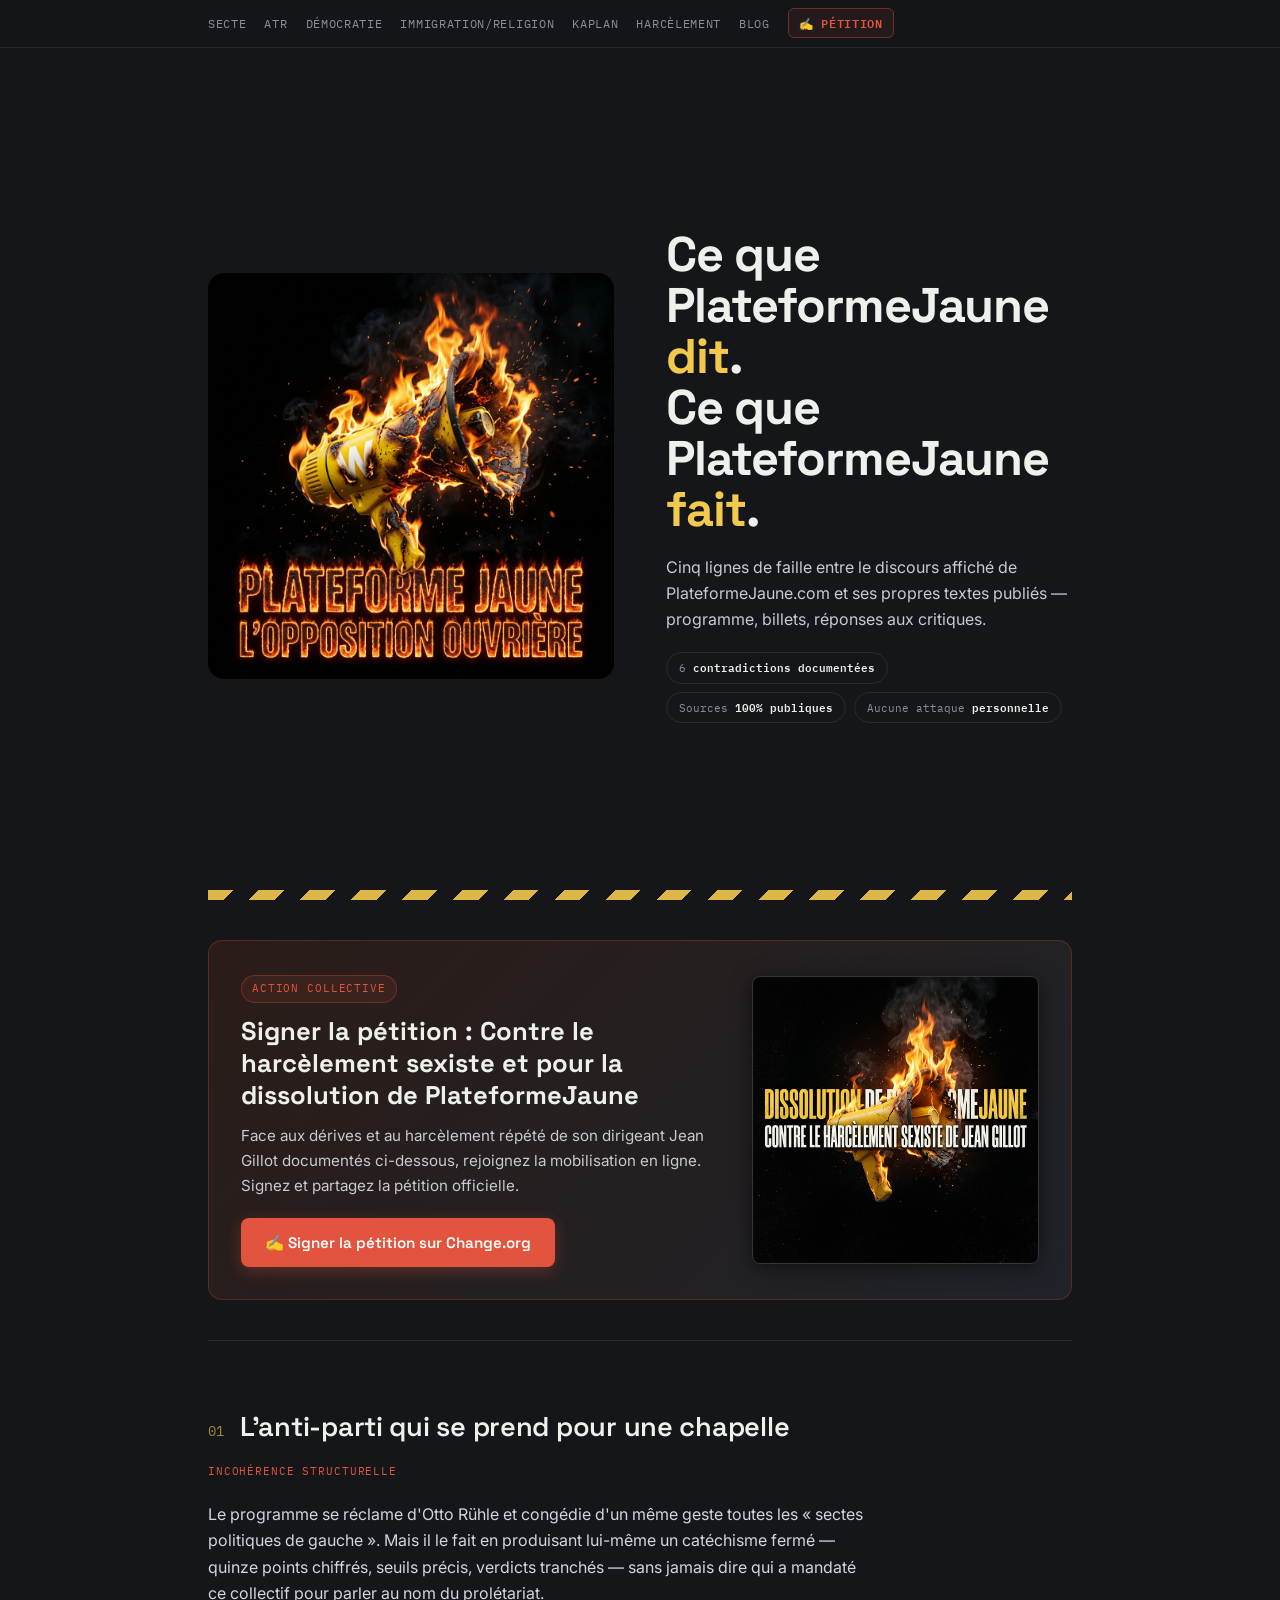
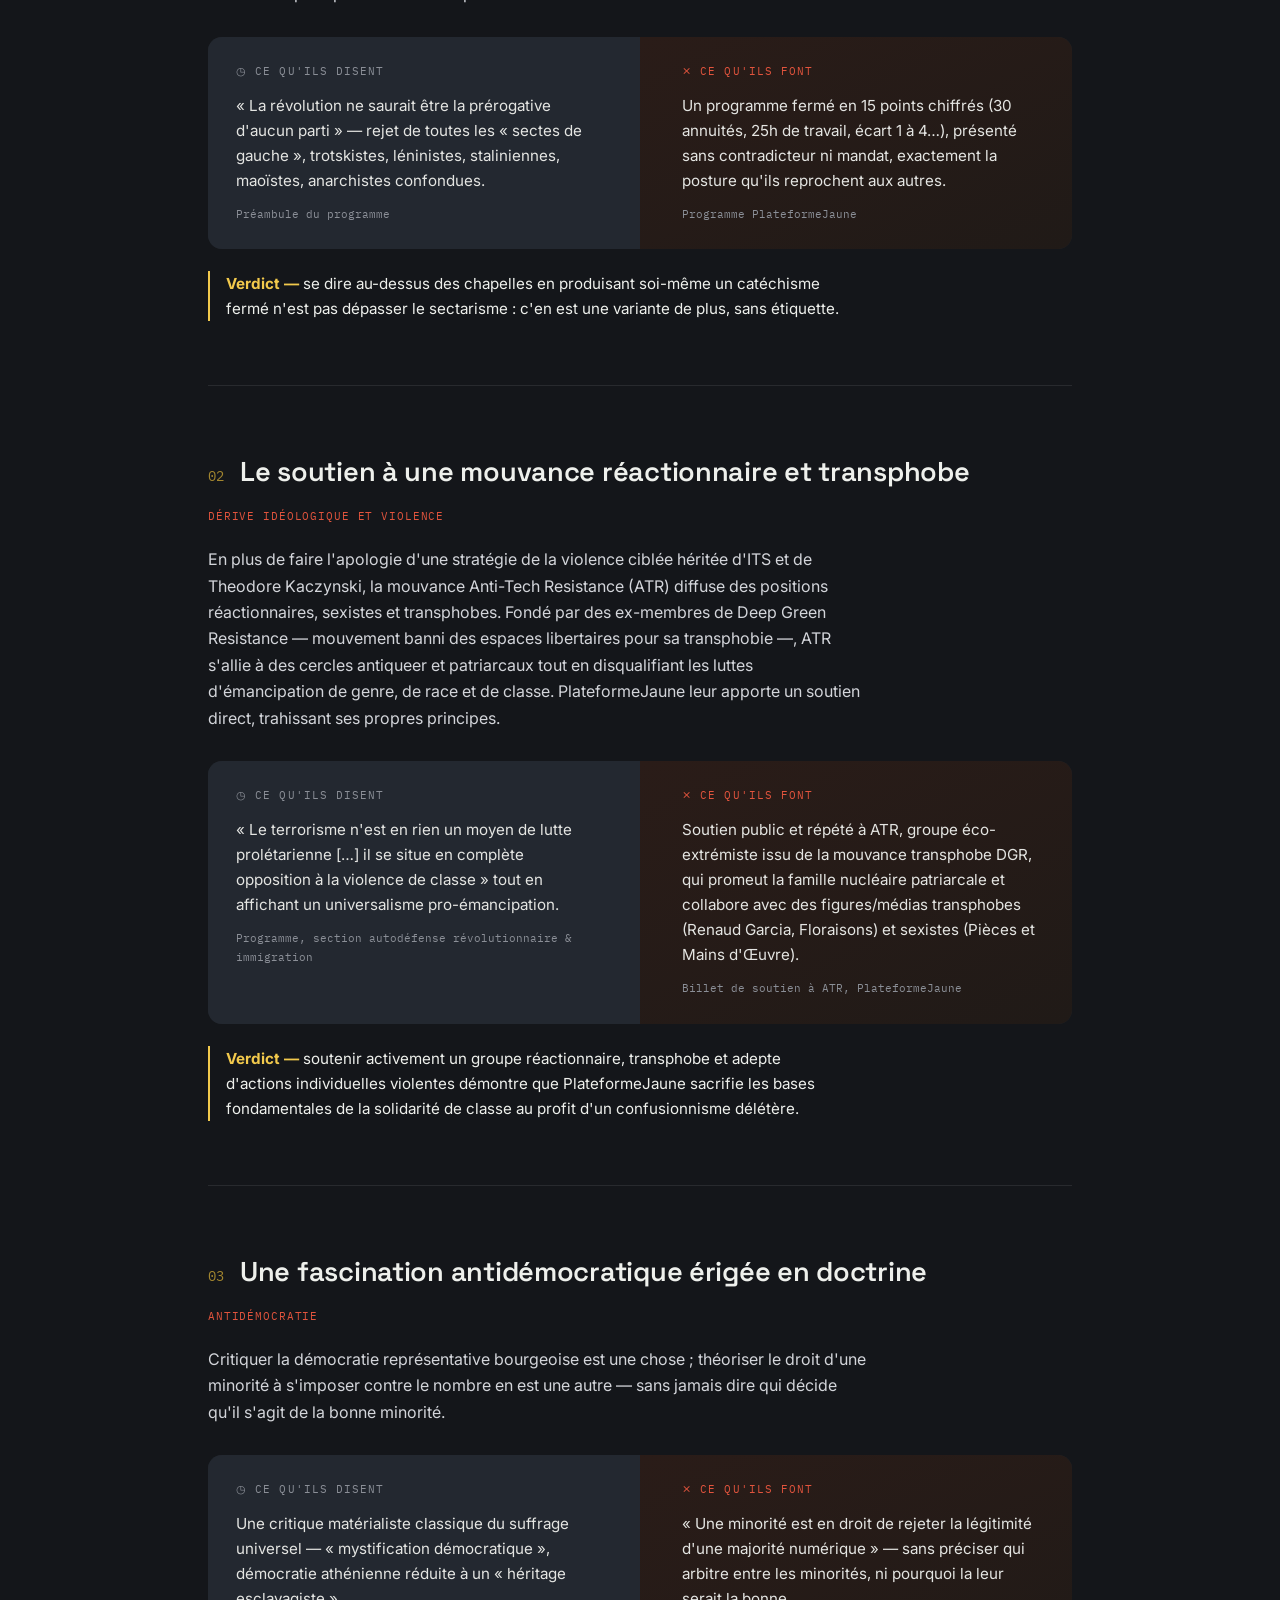
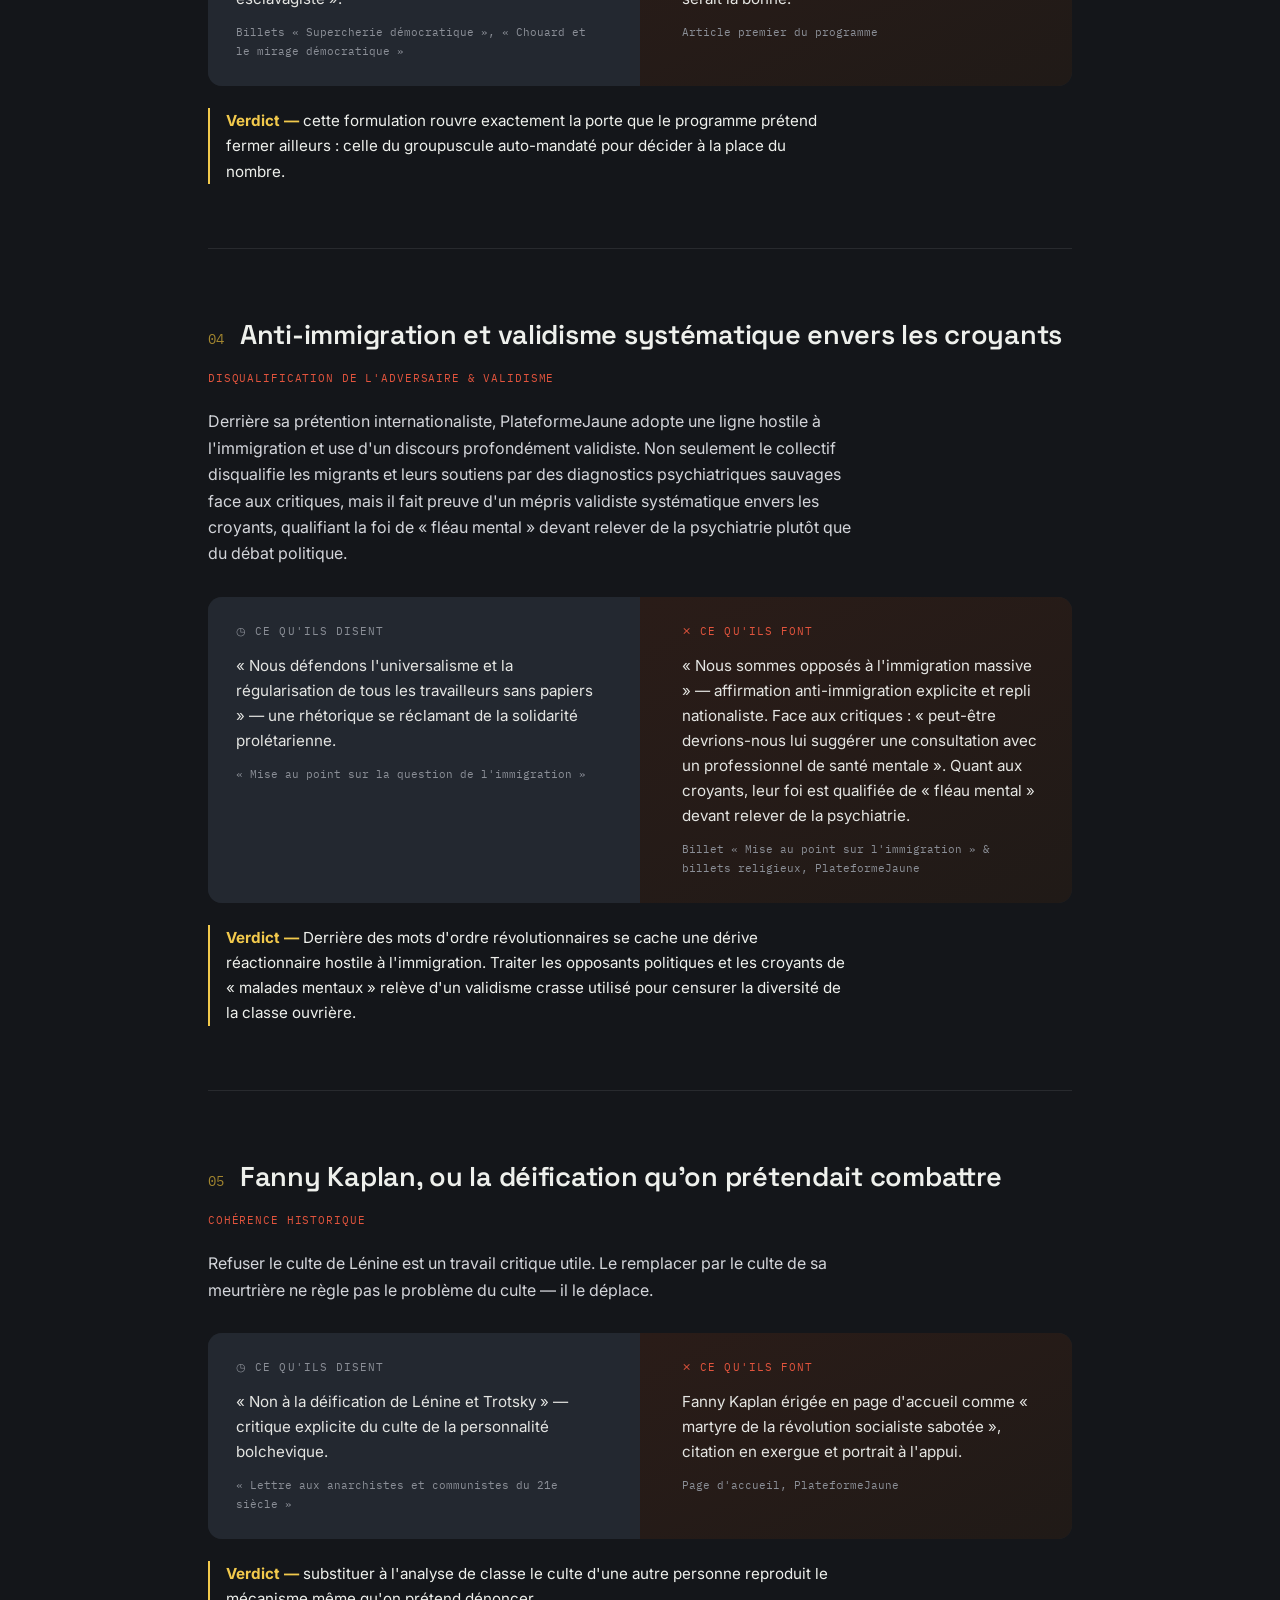
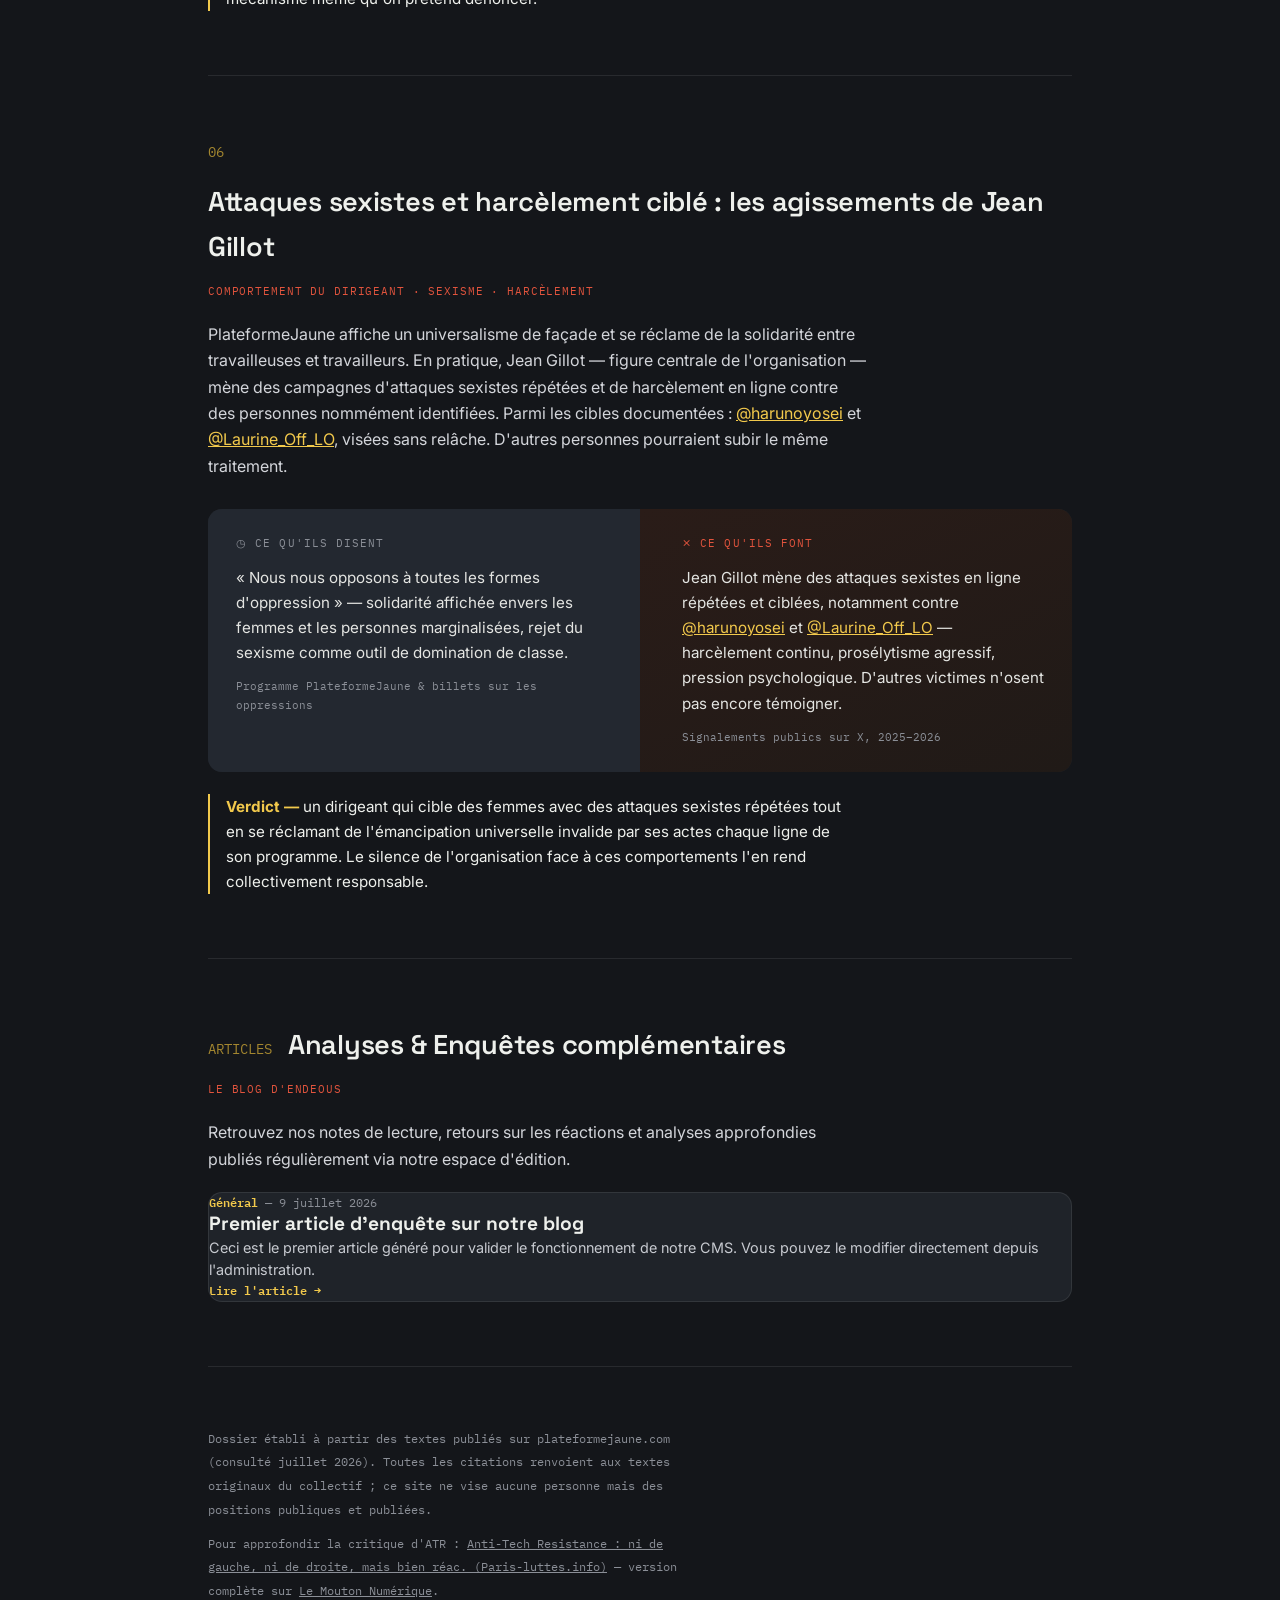
<file: anti_plateformejaune.html>
<!DOCTYPE html>
<html lang="fr">
<head>
<meta charset="UTF-8">
<meta name="viewport" content="width=device-width, initial-scale=1">
<title>Ligne de faille — Ce que PlateformeJaune dit, ce que PlateformeJaune fait</title>
<link rel="stylesheet" href="style.css">
<!-- Widget Netlify Identity pour gérer les connexions du CMS -->
<script src="https://identity.netlify.com/v1/netlify-identity-widget.js"></script>
</head>
<body>

<div class="rail" id="rail"></div>

<!-- ══ NAV ══ -->
<nav class="topnav" aria-label="Navigation principale">
  <div class="inner">
    <!-- desktop -->
    <ul class="nav-links" role="list">
      <li><a href="#p1">Secte</a></li>
      <li><a href="#p2">ATR</a></li>
      <li><a href="#p3">Démocratie</a></li>
      <li><a href="#p4">Immigration/Religion</a></li>
      <li><a href="#p5">Kaplan</a></li>
      <li><a href="#p6">Harcèlement</a></li>
      <li><a href="#blog-section">Blog</a></li>
      <li><a href="https://www.change.org/p/stoppons-plateforme-jaune" target="_blank" rel="noopener" class="nav-btn-petition">✍ Pétition</a></li>
    </ul>

    <!-- hamburger -->
    <button class="nav-burger" id="burger" aria-label="Menu" aria-expanded="false" aria-controls="drawer">
      <span></span><span></span><span></span>
    </button>
  </div>

  <!-- mobile drawer -->
  <nav class="nav-drawer" id="drawer" aria-label="Menu mobile">
    <a href="#p1" class="drawer-link">01 — Secte</a>
    <a href="#p2" class="drawer-link">02 — ATR</a>
    <a href="#p3" class="drawer-link">03 — Démocratie</a>
    <a href="#p4" class="drawer-link">04 — Immigration &amp; Religion</a>
    <a href="#p5" class="drawer-link">05 — Kaplan</a>
    <a href="#p6" class="drawer-link">06 — Harcèlement</a>
    <a href="#blog-section" class="drawer-link">Blog</a>
    <a href="https://www.change.org/p/stoppons-plateforme-jaune" target="_blank" rel="noopener" class="drawer-link drawer-btn-petition">✍ Pétition Change.org</a>
  </nav>
</nav>

<!-- ══ CONTENT ══ -->
<div class="wrap">

  <!-- HERO -->
  <header class="hero">
    <img class="hero-img" src="hero.png" alt="PlateformeJaune — L'Opposition Ouvrière en flammes">
    <div class="hero-text">
      <h1>Ce que PlateformeJaune <em>dit</em>.<br>Ce que PlateformeJaune <em>fait</em>.</h1>
      <p class="lede">Cinq lignes de faille entre le discours affiché de PlateformeJaune.com et ses propres textes publiés — programme, billets, réponses aux critiques.</p>
      <div class="stat-strip">
        <span>6 <strong>contradictions documentées</strong></span>
        <span>Sources <strong>100% publiques</strong></span>
        <span>Aucune attaque <strong>personnelle</strong></span>
      </div>
    </div>
  </header>

  <!-- PETITION CALLOUT -->
  <section class="petition-callout">
    <div class="petition-card">
      <div class="petition-content">
        <span class="petition-tag">Action Collective</span>
        <h2>Signer la pétition : Contre le harcèlement sexiste et pour la dissolution de PlateformeJaune</h2>
        <p>Face aux dérives et au harcèlement répété de son dirigeant Jean Gillot documentés ci-dessous, rejoignez la mobilisation en ligne. Signez et partagez la pétition officielle.</p>
        <div class="petition-actions">
          <a href="https://www.change.org/p/stoppons-plateforme-jaune" target="_blank" rel="noopener" class="btn-petition">✍ Signer la pétition sur Change.org</a>
        </div>
      </div>
      <div class="petition-preview-img">
        <img src="change_org_banner.png" alt="Affiche Pétition Change.org">
      </div>
    </div>
  </section>

  <!-- 01 -->
  <section class="piece" id="p1">
    <div class="piece-head"><span class="piece-num">01</span><h2>L'anti-parti qui se prend pour une chapelle</h2></div>
    <span class="tag">Incohérence structurelle</span>
    <p class="body-text">Le programme se réclame d'Otto Rühle et congédie d'un même geste toutes les « sectes politiques de gauche ». Mais il le fait en produisant lui-même un catéchisme fermé — quinze points chiffrés, seuils précis, verdicts tranchés — sans jamais dire qui a mandaté ce collectif pour parler au nom du prolétariat.</p>

    <div class="fault-card">
      <svg class="crack" viewBox="0 0 100 100" preserveAspectRatio="none" aria-hidden="true"><path d="M50,0 L46,15 L54,28 L44,42 L52,58 L45,74 L50,100" vector-effect="non-scaling-stroke"/></svg>
      <div class="fault-side dit">
        <div class="fault-label">◷ Ce qu'ils disent</div>
        <p>« La révolution ne saurait être la prérogative d'aucun parti » — rejet de toutes les « sectes de gauche », trotskistes, léninistes, staliniennes, maoïstes, anarchistes confondues.</p>
        <cite>Préambule du programme</cite>
      </div>
      <div class="fault-side fait">
        <div class="fault-label">⨯ Ce qu'ils font</div>
        <p>Un programme fermé en 15 points chiffrés (30 annuités, 25h de travail, écart 1 à 4…), présenté sans contradicteur ni mandat, exactement la posture qu'ils reprochent aux autres.</p>
        <cite>Programme PlateformeJaune</cite>
      </div>
    </div>
    <p class="verdict-line"><strong>Verdict —</strong> se dire au-dessus des chapelles en produisant soi-même un catéchisme fermé n'est pas dépasser le sectarisme : c'en est une variante de plus, sans étiquette.</p>
  </section>

  <!-- 02 -->
  <section class="piece" id="p2">
    <div class="piece-head"><span class="piece-num">02</span><h2>Le soutien à une mouvance réactionnaire et transphobe</h2></div>
    <span class="tag">Dérive idéologique et violence</span>
    <p class="body-text">En plus de faire l'apologie d'une stratégie de la violence ciblée héritée d'ITS et de Theodore Kaczynski, la mouvance Anti-Tech Resistance (ATR) diffuse des positions réactionnaires, sexistes et transphobes. Fondé par des ex-membres de Deep Green Resistance — mouvement banni des espaces libertaires pour sa transphobie —, ATR s'allie à des cercles antiqueer et patriarcaux tout en disqualifiant les luttes d'émancipation de genre, de race et de classe. PlateformeJaune leur apporte un soutien direct, trahissant ses propres principes.</p>

    <div class="fault-card">
      <svg class="crack" viewBox="0 0 100 100" preserveAspectRatio="none" aria-hidden="true"><path d="M50,0 L46,15 L54,28 L44,42 L52,58 L45,74 L50,100" vector-effect="non-scaling-stroke"/></svg>
      <div class="fault-side dit">
        <div class="fault-label">◷ Ce qu'ils disent</div>
        <p>« Le terrorisme n'est en rien un moyen de lutte prolétarienne […] il se situe en complète opposition à la violence de classe » tout en affichant un universalisme pro-émancipation.</p>
        <cite>Programme, section autodéfense révolutionnaire &amp; immigration</cite>
      </div>
      <div class="fault-side fait">
        <div class="fault-label">⨯ Ce qu'ils font</div>
        <p>Soutien public et répété à ATR, groupe éco-extrémiste issu de la mouvance transphobe DGR, qui promeut la famille nucléaire patriarcale et collabore avec des figures/médias transphobes (Renaud Garcia, Floraisons) et sexistes (Pièces et Mains d'Œuvre).</p>
        <cite>Billet de soutien à ATR, PlateformeJaune</cite>
      </div>
    </div>
    <p class="verdict-line"><strong>Verdict —</strong> soutenir activement un groupe réactionnaire, transphobe et adepte d'actions individuelles violentes démontre que PlateformeJaune sacrifie les bases fondamentales de la solidarité de classe au profit d'un confusionnisme délétère.</p>
  </section>

  <!-- 03 -->
  <section class="piece" id="p3">
    <div class="piece-head"><span class="piece-num">03</span><h2>Une fascination antidémocratique érigée en doctrine</h2></div>
    <span class="tag">Antidémocratie</span>
    <p class="body-text">Critiquer la démocratie représentative bourgeoise est une chose ; théoriser le droit d'une minorité à s'imposer contre le nombre en est une autre — sans jamais dire qui décide qu'il s'agit de la bonne minorité.</p>

    <div class="fault-card">
      <svg class="crack" viewBox="0 0 100 100" preserveAspectRatio="none" aria-hidden="true"><path d="M50,0 L46,15 L54,28 L44,42 L52,58 L45,74 L50,100" vector-effect="non-scaling-stroke"/></svg>
      <div class="fault-side dit">
        <div class="fault-label">◷ Ce qu'ils disent</div>
        <p>Une critique matérialiste classique du suffrage universel — « mystification démocratique », démocratie athénienne réduite à un « héritage esclavagiste ».</p>
        <cite>Billets « Supercherie démocratique », « Chouard et le mirage démocratique »</cite>
      </div>
      <div class="fault-side fait">
        <div class="fault-label">⨯ Ce qu'ils font</div>
        <p>« Une minorité est en droit de rejeter la légitimité d'une majorité numérique » — sans préciser qui arbitre entre les minorités, ni pourquoi la leur serait la bonne.</p>
        <cite>Article premier du programme</cite>
      </div>
    </div>
    <p class="verdict-line"><strong>Verdict —</strong> cette formulation rouvre exactement la porte que le programme prétend fermer ailleurs : celle du groupuscule auto-mandaté pour décider à la place du nombre.</p>
  </section>

  <!-- 04 -->
  <section class="piece" id="p4">
    <div class="piece-head"><span class="piece-num">04</span><h2>Anti-immigration et validisme systématique envers les croyants</h2></div>
    <span class="tag">Disqualification de l'adversaire &amp; Validisme</span>
    <p class="body-text">Derrière sa prétention internationaliste, PlateformeJaune adopte une ligne hostile à l'immigration et use d'un discours profondément validiste. Non seulement le collectif disqualifie les migrants et leurs soutiens par des diagnostics psychiatriques sauvages face aux critiques, mais il fait preuve d'un mépris validiste systématique envers les croyants, qualifiant la foi de « fléau mental » devant relever de la psychiatrie plutôt que du débat politique.</p>

    <div class="fault-card">
      <svg class="crack" viewBox="0 0 100 100" preserveAspectRatio="none" aria-hidden="true"><path d="M50,0 L46,15 L54,28 L44,42 L52,58 L45,74 L50,100" vector-effect="non-scaling-stroke"/></svg>
      <div class="fault-side dit">
        <div class="fault-label">◷ Ce qu'ils disent</div>
        <p>« Nous défendons l'universalisme et la régularisation de tous les travailleurs sans papiers » — une rhétorique se réclamant de la solidarité prolétarienne.</p>
        <cite>« Mise au point sur la question de l'immigration »</cite>
      </div>
      <div class="fault-side fait">
        <div class="fault-label">⨯ Ce qu'ils font</div>
        <p>« Nous sommes opposés à l'immigration massive » — affirmation anti-immigration explicite et repli nationaliste. Face aux critiques : « peut-être devrions-nous lui suggérer une consultation avec un professionnel de santé mentale ». Quant aux croyants, leur foi est qualifiée de « fléau mental » devant relever de la psychiatrie.</p>
        <cite>Billet « Mise au point sur l'immigration » &amp; billets religieux, PlateformeJaune</cite>
      </div>
    </div>
    <p class="verdict-line"><strong>Verdict —</strong> Derrière des mots d'ordre révolutionnaires se cache une dérive réactionnaire hostile à l'immigration. Traiter les opposants politiques et les croyants de « malades mentaux » relève d'un validisme crasse utilisé pour censurer la diversité de la classe ouvrière.</p>
  </section>

  <!-- 05 -->
  <section class="piece" id="p5">
    <div class="piece-head"><span class="piece-num">05</span><h2>Fanny Kaplan, ou la déification qu'on prétendait combattre</h2></div>
    <span class="tag">Cohérence historique</span>
    <p class="body-text">Refuser le culte de Lénine est un travail critique utile. Le remplacer par le culte de sa meurtrière ne règle pas le problème du culte — il le déplace.</p>

    <div class="fault-card">
      <svg class="crack" viewBox="0 0 100 100" preserveAspectRatio="none" aria-hidden="true"><path d="M50,0 L46,15 L54,28 L44,42 L52,58 L45,74 L50,100" vector-effect="non-scaling-stroke"/></svg>
      <div class="fault-side dit">
        <div class="fault-label">◷ Ce qu'ils disent</div>
        <p>« Non à la déification de Lénine et Trotsky » — critique explicite du culte de la personnalité bolchevique.</p>
        <cite>« Lettre aux anarchistes et communistes du 21e siècle »</cite>
      </div>
      <div class="fault-side fait">
        <div class="fault-label">⨯ Ce qu'ils font</div>
        <p>Fanny Kaplan érigée en page d'accueil comme « martyre de la révolution socialiste sabotée », citation en exergue et portrait à l'appui.</p>
        <cite>Page d'accueil, PlateformeJaune</cite>
      </div>
    </div>
    <p class="verdict-line"><strong>Verdict —</strong> substituer à l'analyse de classe le culte d'une autre personne reproduit le mécanisme même qu'on prétend dénoncer.</p>
  </section>

  <!-- 06 -->
  <section class="piece" id="p6">
    <div class="piece-head"><span class="piece-num">06</span><h2>Attaques sexistes et harcèlement ciblé : les agissements de Jean Gillot</h2></div>
    <span class="tag">Comportement du dirigeant · Sexisme · Harcèlement</span>
    <p class="body-text">PlateformeJaune affiche un universalisme de façade et se réclame de la solidarité entre travailleuses et travailleurs. En pratique, Jean Gillot — figure centrale de l'organisation — mène des campagnes d'attaques sexistes répétées et de harcèlement en ligne contre des personnes nommément identifiées. Parmi les cibles documentées : <a href="https://x.com/harunoyosei" target="_blank" rel="noopener">@harunoyosei</a> et <a href="https://x.com/Laurine_Off_LO" target="_blank" rel="noopener">@Laurine_Off_LO</a>, visées sans relâche. D'autres personnes pourraient subir le même traitement.</p>

    <div class="fault-card">
      <svg class="crack" viewBox="0 0 100 100" preserveAspectRatio="none" aria-hidden="true"><path d="M50,0 L46,15 L54,28 L44,42 L52,58 L45,74 L50,100" vector-effect="non-scaling-stroke"/></svg>
      <div class="fault-side dit">
        <div class="fault-label">◷ Ce qu'ils disent</div>
        <p>« Nous nous opposons à toutes les formes d'oppression » — solidarité affichée envers les femmes et les personnes marginalisées, rejet du sexisme comme outil de domination de classe.</p>
        <cite>Programme PlateformeJaune &amp; billets sur les oppressions</cite>
      </div>
      <div class="fault-side fait">
        <div class="fault-label">⨯ Ce qu'ils font</div>
        <p>Jean Gillot mène des attaques sexistes en ligne répétées et ciblées, notamment contre <a href="https://x.com/harunoyosei" target="_blank" rel="noopener">@harunoyosei</a> et <a href="https://x.com/Laurine_Off_LO" target="_blank" rel="noopener">@Laurine_Off_LO</a> — harcèlement continu, prosélytisme agressif, pression psychologique. D'autres victimes n'osent pas encore témoigner.</p>
        <cite>Signalements publics sur X, 2025–2026</cite>
      </div>
    </div>
    <p class="verdict-line"><strong>Verdict —</strong> un dirigeant qui cible des femmes avec des attaques sexistes répétées tout en se réclamant de l'émancipation universelle invalide par ses actes chaque ligne de son programme. Le silence de l'organisation face à ces comportements l'en rend collectivement responsable.</p>
  </section>

  <!-- BLOG SECTION -->
  <section class="piece" id="blog-section">
    <div class="piece-head"><span class="piece-num">ARTICLES</span><h2>Analyses &amp; Enquêtes complémentaires</h2></div>
    <span class="tag">Le Blog d'ENDEOUS</span>
    <p class="body-text">Retrouvez nos notes de lecture, retours sur les réactions et analyses approfondies publiés régulièrement via notre espace d'édition.</p>

    <div class="blog-grid">
      <article class="blog-card">
        <div class="blog-card-meta"><span class="blog-card-tag">Général</span> — 9 juillet 2026</div>
        <h3><a href="blog_template.html">Premier article d'enquête sur notre blog</a></h3>
        <p>Ceci est le premier article généré pour valider le fonctionnement de notre CMS. Vous pouvez le modifier directement depuis l'administration.</p>
        <a href="blog_template.html" class="blog-read-more">Lire l'article →</a>
      </article>
    </div>
  </section>

  <!-- FOOTER -->
  <footer>
    <p>Dossier établi à partir des textes publiés sur plateformejaune.com (consulté juillet 2026). Toutes les citations renvoient aux textes originaux du collectif ; ce site ne vise aucune personne mais des positions publiques et publiées.</p>
    <p>Pour approfondir la critique d'ATR : <a href="https://paris-luttes.info/atr-ni-de-gauche-ni-de-droite-mais-19730" target="_blank" rel="noopener">Anti-Tech Resistance : ni de gauche, ni de droite, mais bien réac. (Paris-luttes.info)</a> — version complète sur <a href="https://mouton-numerique.org/ni-de-gauche-ni-de-droite-mais-bien-reac" target="_blank" rel="noopener">Le Mouton Numérique</a>.</p>
  </footer>

</div><!-- /wrap -->

<script>
  /* ── progress rail ── */
  const rail = document.getElementById('rail');
  window.addEventListener('scroll', () => {
    const h = document.documentElement;
    const pct = h.scrollTop / (h.scrollHeight - h.clientHeight) * 100;
    rail.style.width = pct + '%';
  }, { passive:true });

  /* ── hamburger ── */
  const burger = document.getElementById('burger');
  const drawer = document.getElementById('drawer');
  burger.addEventListener('click', () => {
    const open = drawer.classList.toggle('open');
    burger.classList.toggle('open', open);
    burger.setAttribute('aria-expanded', open);
  });
  /* close drawer when a link is clicked */
  drawer.querySelectorAll('.drawer-link').forEach(link => {
    link.addEventListener('click', () => {
      drawer.classList.remove('open');
      burger.classList.remove('open');
      burger.setAttribute('aria-expanded', 'false');
    });
  });
  /* Redirection vers /admin/ après connexion Netlify */
  if (window.netlifyIdentity) {
    window.netlifyIdentity.on("init", user => {
      if (!user) {
        window.netlifyIdentity.on("login", () => {
          document.location.href = "/admin/";
        });
      }
    });
  }
</script>
</body>
</html>
</file>
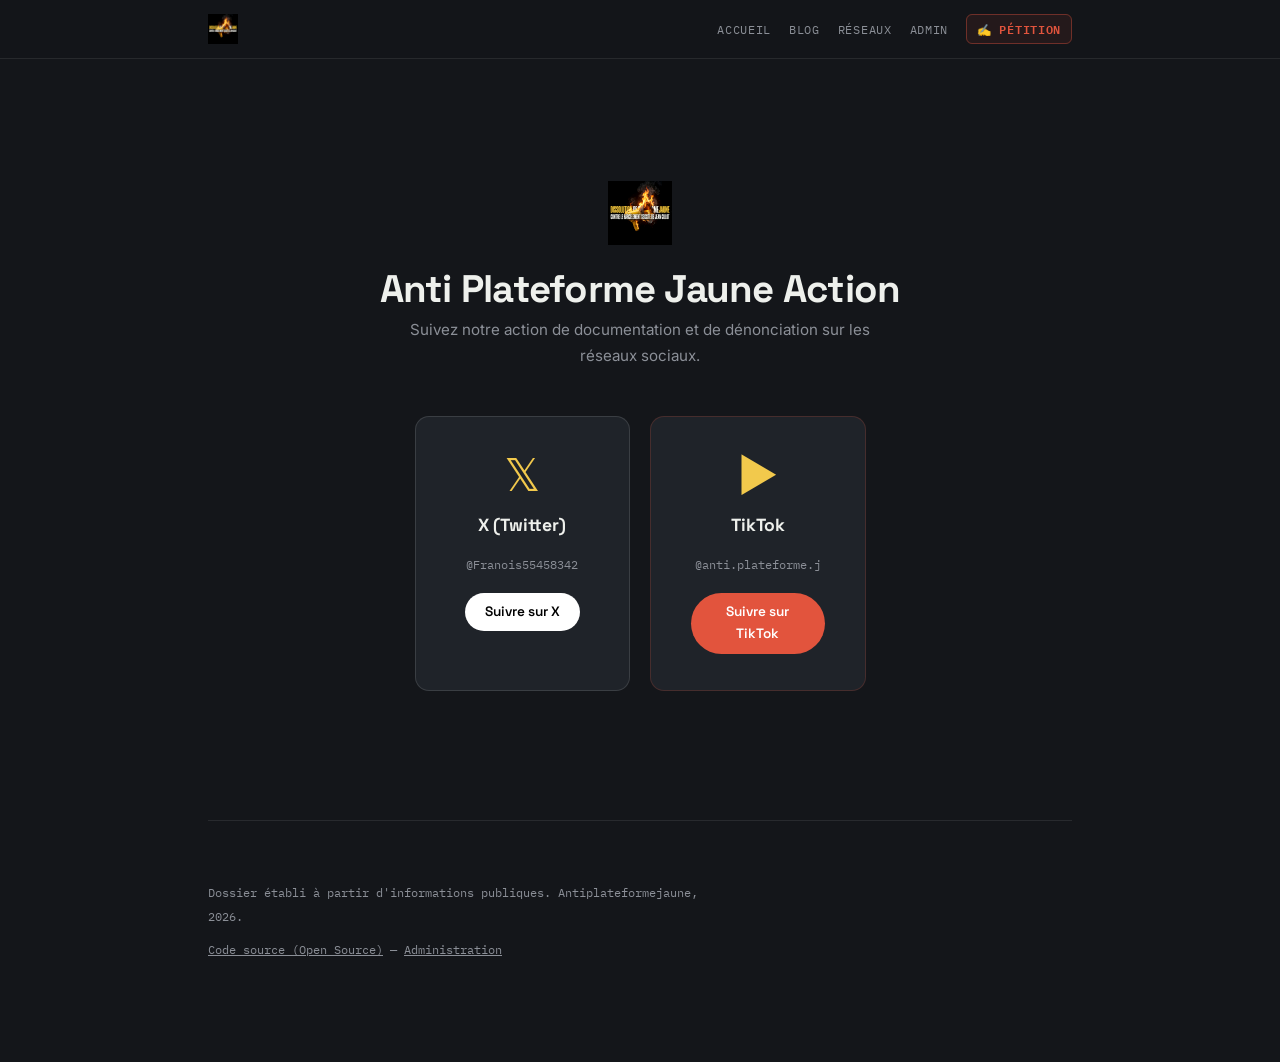
<file: reseaux.html>
<!DOCTYPE html>
<html lang="fr">
<head>
<meta charset="UTF-8">
<meta name="viewport" content="width=device-width, initial-scale=1">
<title>Réseaux Sociaux — Antiplateformejaune</title>
<meta name="description" content="Retrouvez Anti Plateforme Jaune Action sur X (Twitter) et TikTok.">
<link rel="stylesheet" href="style.css">
<link rel="manifest" href="/manifest.json">
<link rel="icon" type="image/png" href="/favicon.png">
<link rel="apple-touch-icon" href="/icon-192.png">
<meta name="theme-color" content="#9B3A2F">
<meta name="mobile-web-app-capable" content="yes">
<meta name="apple-mobile-web-app-capable" content="yes">
<meta name="apple-mobile-web-app-title" content="Antiplateformejaune">
<script src="https://identity.netlify.com/v1/netlify-identity-widget.js"></script>
<style>
  .social-page {
    min-height: calc(100dvh - var(--nav-h) - 80px);
    display: flex;
    flex-direction: column;
    align-items: center;
    justify-content: center;
    padding: 60px var(--gutter);
    text-align: center;
  }
  .social-logo {
    height: 64px;
    width: auto;
    margin-bottom: 24px;
    filter: brightness(1.05) contrast(1.1);
  }
  .social-title {
    font-family: 'Space Grotesk', sans-serif;
    font-size: clamp(1.6rem, 4vw, 2.4rem);
    font-weight: 700;
    margin-bottom: 8px;
    color: var(--ink);
  }
  .social-subtitle {
    color: var(--muted);
    font-size: 0.95rem;
    margin-bottom: 48px;
    max-width: 480px;
  }
  .social-cards {
    display: flex;
    flex-wrap: wrap;
    gap: 20px;
    justify-content: center;
    max-width: 600px;
  }
  .social-card {
    display: flex;
    flex-direction: column;
    align-items: center;
    gap: 14px;
    background: var(--card);
    border: 1px solid var(--hair);
    border-radius: var(--radius);
    padding: 36px 40px;
    text-decoration: none;
    transition: transform 0.2s ease, border-color 0.2s ease, box-shadow 0.2s ease;
    min-width: 200px;
    flex: 1;
  }
  .social-card:hover {
    transform: translateY(-4px);
    box-shadow: 0 8px 30px rgba(0,0,0,0.4);
  }
  .social-card.x-card  { border-color: rgba(255,255,255,0.12); }
  .social-card.x-card:hover  { border-color: #fff; }
  .social-card.tt-card { border-color: rgba(226, 84, 61, 0.2); }
  .social-card.tt-card:hover { border-color: var(--danger); box-shadow: 0 8px 30px rgba(226, 84, 61, 0.2); }

  .social-icon {
    font-size: 2.8rem;
    line-height: 1;
  }
  .social-card-name {
    font-family: 'Space Grotesk', sans-serif;
    font-size: 1.1rem;
    font-weight: 700;
    color: var(--ink);
  }
  .social-card-handle {
    font-family: 'IBM Plex Mono', monospace;
    font-size: 0.78rem;
    color: var(--muted);
  }
  .social-card-btn {
    margin-top: 4px;
    display: inline-block;
    padding: 8px 20px;
    border-radius: 100px;
    font-family: 'Space Grotesk', sans-serif;
    font-size: 0.85rem;
    font-weight: 600;
    text-decoration: none;
    transition: opacity 0.2s;
  }
  .x-card .social-card-btn {
    background: #fff;
    color: #000;
  }
  .tt-card .social-card-btn {
    background: var(--danger);
    color: #fff;
  }
  .social-card-btn:hover { opacity: 0.85; }
</style>
</head>
<body>

<div class="rail" id="rail"></div>

<!-- NAV -->
<nav class="topnav" aria-label="Navigation principale">
  <div class="inner">
    <a href="index.html" class="nav-mark"><img src="logo.png" alt="Antiplateformejaune" style="height:30px;width:auto;"></a>
    <ul class="nav-links" role="list">
      <li><a href="index.html">Accueil</a></li>
      <li><a href="index.html#blog-section">Blog</a></li>
      <li><a href="reseaux.html">Réseaux</a></li>
      <li><a href="/admin/">Admin</a></li>
      <li><a href="https://www.change.org/p/stoppons-plateforme-jaune" target="_blank" rel="noopener" class="nav-btn-petition">✍ Pétition</a></li>
    </ul>
    <button class="nav-burger" id="burger" aria-label="Menu" aria-expanded="false" aria-controls="drawer">
      <span></span><span></span><span></span>
    </button>
  </div>
  <nav class="nav-drawer" id="drawer" aria-label="Menu mobile">
    <a href="index.html" class="drawer-link">Accueil</a>
    <a href="index.html#blog-section" class="drawer-link">Blog</a>
    <a href="reseaux.html" class="drawer-link">Réseaux sociaux</a>
    <a href="/admin/" class="drawer-link">Admin</a>
    <a href="https://www.change.org/p/stoppons-plateforme-jaune" target="_blank" rel="noopener" class="drawer-link drawer-btn-petition">✍ Pétition Change.org</a>
  </nav>
</nav>

<!-- CONTENU -->
<div class="wrap">
  <div class="social-page">
    <img src="logo.png" alt="Antiplateformejaune" class="social-logo">
    <h1 class="social-title">Anti Plateforme Jaune Action</h1>
    <p class="social-subtitle">Suivez notre action de documentation et de dénonciation sur les réseaux sociaux.</p>

    <div class="social-cards">

      <!-- X / Twitter -->
      <a href="https://x.com/Franois55458342" target="_blank" rel="noopener" class="social-card x-card">
        <div class="social-icon">𝕏</div>
        <div class="social-card-name">X (Twitter)</div>
        <div class="social-card-handle">@Franois55458342</div>
        <span class="social-card-btn">Suivre sur X</span>
      </a>

      <!-- TikTok -->
      <a href="https://www.tiktok.com/@anti.plateforme.j" target="_blank" rel="noopener" class="social-card tt-card">
        <div class="social-icon">▶</div>
        <div class="social-card-name">TikTok</div>
        <div class="social-card-handle">@anti.plateforme.j</div>
        <span class="social-card-btn">Suivre sur TikTok</span>
      </a>

    </div>
  </div>

  <!-- FOOTER -->
  <footer>
    <p>Dossier établi à partir d'informations publiques. Antiplateformejaune, 2026.</p>
    <p><a href="https://github.com/lignerouge/Antiplateformejaune" target="_blank" rel="noopener">Code source (Open Source)</a> — <a href="/admin/">Administration</a></p>
  </footer>
</div>

<script>
  const rail = document.getElementById('rail');
  window.addEventListener('scroll', () => {
    const h = document.documentElement;
    const pct = h.scrollTop / (h.scrollHeight - h.clientHeight) * 100;
    if (rail) rail.style.width = pct + '%';
  }, { passive:true });

  const burger = document.getElementById('burger');
  const drawer = document.getElementById('drawer');
  if (burger && drawer) {
    burger.addEventListener('click', () => {
      const open = drawer.classList.toggle('open');
      burger.classList.toggle('open', open);
      burger.setAttribute('aria-expanded', open);
    });
    drawer.querySelectorAll('.drawer-link').forEach(link => {
      link.addEventListener('click', () => {
        drawer.classList.remove('open');
        burger.classList.remove('open');
        burger.setAttribute('aria-expanded', 'false');
      });
    });
  }
</script>
<script>
  if ('serviceWorker' in navigator) {
    window.addEventListener('load', () => navigator.serviceWorker.register('/sw.js'));
  }
</script>
</body>
</html>
</file>
<file: style.css>
@import url('https://fonts.googleapis.com/css2?family=Space+Grotesk:wght@500;600;700&family=Inter:wght@400;500;600&family=IBM+Plex+Mono:wght@400;500;600&display=swap');

/* ── Design tokens ── */
:root {
  --bg: #14161a;
  --card: #1f2329;
  --ink: #eef0ec;
  --muted: #8b8f97;
  --warn: #f2c94c;
  --warn-dim: #a3862f;
  --danger: #e2543d;
  --hair: rgba(238, 240, 236, 0.09);
  --radius: 14px;
  --wrap: 920px;
  --gutter: clamp(16px, 5vw, 28px);
  --brand: #9B3A2F;   /* rouge-brun ENDEOUS */
  --nav-h: 52px;
}

/* ── Reset ── */
*, *::before, *::after { box-sizing: border-box; margin: 0; padding: 0; }
html { scroll-behavior: smooth; }
body {
  background: var(--bg);
  color: var(--ink);
  font-family: 'Inter', system-ui, sans-serif;
  line-height: 1.65;
  -webkit-font-smoothing: antialiased;
  overflow-x: hidden;
}
img { display: block; max-width: 100%; height: auto; }
a { color: var(--warn); }
::selection { background: var(--warn); color: #14161a; }

/* ── Layout ── */
.wrap {
  max-width: var(--wrap);
  margin-inline: auto;
  padding-inline: var(--gutter);
}

/* ── Progress rail ── */
.rail {
  position: fixed; top: 0; left: 0; height: 3px; width: 0%;
  background: linear-gradient(90deg, var(--warn), var(--danger));
  z-index: 100; transition: width 0.1s linear;
}

/* ══════════════════════════════════
   NAV
══════════════════════════════════ */
nav.topnav {
  position: fixed; top: 0; left: 0; right: 0; z-index: 40;
  background: rgba(20, 22, 26, 0.92);
  backdrop-filter: blur(14px);
  -webkit-backdrop-filter: blur(14px);
  border-bottom: 1px solid var(--hair);
}
body { padding-top: var(--nav-h); }
nav.topnav .inner {
  max-width: var(--wrap);
  margin-inline: auto;
  padding: 14px var(--gutter);
  display: flex;
  align-items: center;
  justify-content: space-between;
  gap: 12px;
  font-family: 'IBM Plex Mono', monospace;
  font-size: 0.72rem;
  letter-spacing: 0.06em;
  text-transform: uppercase;
  color: var(--muted);
}
.nav-mark { display: flex; align-items: center; flex-shrink: 0; }
.nav-mark img {
  height: 32px;
  width: auto;
  display: block;
  filter: brightness(1.05) contrast(1.1);
}

/* desktop links */
.nav-links {
  display: flex; gap: 18px; list-style: none;
  flex-wrap: wrap; justify-content: flex-end;
  align-items: center;
}
.nav-links a { color: var(--muted); text-decoration: none; white-space: nowrap; }
.nav-links a:hover { color: var(--ink); }

/* hamburger button — hidden on desktop */
.nav-burger {
  display: none;
  flex-direction: column;
  justify-content: center;
  gap: 5px;
  background: none; border: none; cursor: pointer;
  padding: 4px;
}
.nav-burger span {
  display: block; width: 22px; height: 2px;
  background: var(--muted);
  border-radius: 2px;
  transition: transform .25s, opacity .25s;
}

/* mobile drawer */
.nav-drawer {
  display: none;
  flex-direction: column;
  gap: 0;
  background: rgba(20, 22, 26, 0.97);
  border-top: 1px solid var(--hair);
}
.nav-drawer a {
  display: block;
  padding: 14px var(--gutter);
  font-family: 'IBM Plex Mono', monospace;
  font-size: 0.78rem;
  letter-spacing: 0.1em;
  text-transform: uppercase;
  color: var(--muted);
  text-decoration: none;
  border-bottom: 1px solid var(--hair);
}
.nav-drawer a:hover { color: var(--ink); background: var(--hair); }

/* open state */
.nav-drawer.open { display: flex; }
.nav-burger.open span:nth-child(1) { transform: translateY(7px) rotate(45deg); }
.nav-burger.open span:nth-child(2) { opacity: 0; }
.nav-burger.open span:nth-child(3) { transform: translateY(-7px) rotate(-45deg); }

@media (max-width: 640px) {
  .nav-links  { display: none; }
  .nav-burger { display: flex; }
}

/* ══════════════════════════════════
   HERO — tient en 1 écran
══════════════════════════════════ */
header.hero {
  min-height: calc(100dvh - var(--nav-h));
  display: grid;
  grid-template-columns: 1fr 1fr;
  align-items: center;
  gap: clamp(24px, 4vw, 56px);
  padding: clamp(24px, 4vw, 48px) 0;
  position: relative;
  overflow: hidden;
}
header.hero::after {
  content: "";
  position: absolute; inset: auto 0 0 0;
  height: clamp(6px, 1vw, 10px);
  background: repeating-linear-gradient(135deg, var(--warn) 0 18px, #14161a 18px 36px);
  opacity: .9;
}

/* image col */
.hero-img {
  width: 100%;
  max-width: 440px;
  margin-inline: auto;
  border-radius: 16px;
  animation: heroGlow 3s ease-in-out infinite alternate;
}
@keyframes heroGlow {
  from { box-shadow: 0 0 40px rgba(242, 201, 76, .15), 0 0 20px rgba(226, 84, 61, .12); }
  to   { box-shadow: 0 0 90px rgba(242, 201, 76, .35), 0 0 50px rgba(226, 84, 61, .30); }
}

/* text col */
.hero-text {
  display: flex;
  flex-direction: column;
  justify-content: center;
  gap: clamp(12px, 2vw, 20px);
}

h1 {
  font-family: 'Space Grotesk', sans-serif;
  font-size: clamp(1.6rem, 3.8vw, 3.2rem);
  font-weight: 700;
  line-height: 1.05;
  letter-spacing: -0.02em;
  margin: 0;
}
h1 em { font-style: normal; color: var(--warn); }

.lede {
  font-size: clamp(0.88rem, 1.6vw, 1rem);
  color: #c7cad0;
  max-width: 52ch;
  margin: 0;
  line-height: 1.6;
}

.stat-strip { display: flex; flex-wrap: wrap; gap: 8px; margin: 0; }
.stat-strip span {
  font-family: 'IBM Plex Mono', monospace;
  font-size: clamp(0.6rem, 1.2vw, 0.7rem);
  border: 1px solid var(--hair);
  border-radius: 100px;
  padding: 5px 12px;
  color: var(--muted);
}
.stat-strip strong { color: var(--ink); font-weight: 600; }

/* ── mobile: stack ── */
@media (max-width: 680px) {
  header.hero {
    grid-template-columns: 1fr;
    min-height: calc(100dvh - var(--nav-h));
    padding: clamp(20px, 5vw, 36px) 0;
    gap: clamp(16px, 4vw, 28px);
  }
  .hero-img { max-width: min(300px, 86%); }
  h1 { font-size: clamp(1.5rem, 7vw, 2.4rem); }
  .lede { font-size: clamp(0.85rem, 3.5vw, 1rem); }
}

/* ══════════════════════════════════
   SECTIONS & PIECES
══════════════════════════════════ */
section.piece {
  padding: clamp(36px, 7vw, 64px) 0;
  border-top: 1px solid var(--hair);
}

.piece-head {
  display: flex;
  align-items: baseline;
  gap: clamp(8px, 2vw, 16px);
  margin-bottom: 6px;
  flex-wrap: wrap;
}
.piece-num {
  font-family: 'IBM Plex Mono', monospace;
  color: var(--warn-dim);
  font-size: clamp(0.8rem, 2vw, 0.9rem);
  flex-shrink: 0;
}
.piece-head h2 {
  font-family: 'Space Grotesk', sans-serif;
  font-size: clamp(1.25rem, 3.5vw, 1.7rem);
  font-weight: 600;
  letter-spacing: -0.01em;
}

.tag {
  display: inline-block;
  font-family: 'IBM Plex Mono', monospace;
  font-size: 0.68rem;
  letter-spacing: 0.08em;
  text-transform: uppercase;
  color: var(--danger);
  margin: 0 0 20px;
}

.piece p.body-text {
  max-width: 66ch;
  color: #d3d5da;
  font-size: clamp(0.9rem, 2vw, 1rem);
}

/* ══════════════════════════════════
   FAULT CARD
══════════════════════════════════ */
.fault-card {
  position: relative;
  margin: clamp(20px, 4vw, 30px) 0 12px;
  border-radius: var(--radius);
  overflow: hidden;
  background: var(--card);
  display: grid;
  grid-template-columns: 1fr 1fr;
  min-height: 180px;
}
.fault-side {
  padding: clamp(16px, 3.5vw, 26px) clamp(16px, 3.5vw, 28px);
  position: relative; z-index: 1;
}
.fault-side.dit  { 
  background: #232830; 
  padding-right: clamp(28px, 6vw, 42px); /* Évite la collision avec le tracé de fissure central */
}
.fault-side.fait { 
  background: linear-gradient(155deg, #2a1c18, #201a17); 
  padding-left: clamp(28px, 6vw, 42px);  /* Évite la collision avec le tracé de fissure central */
}

.fault-label {
  font-family: 'IBM Plex Mono', monospace;
  font-size: 0.68rem;
  letter-spacing: 0.1em;
  text-transform: uppercase;
  margin-bottom: 12px;
  display: flex; align-items: center; gap: 8px;
}
.fault-side.dit  .fault-label { color: var(--muted); }
.fault-side.fait .fault-label { color: var(--danger); }

.fault-side p {
  font-size: clamp(0.85rem, 2vw, 0.95rem);
  color: #e4e5e2;
}
.fault-side cite {
  display: block;
  margin-top: 12px;
  font-style: normal;
  font-family: 'IBM Plex Mono', monospace;
  font-size: 0.7rem;
  color: var(--muted);
}

/* crack SVG */
.crack {
  position: absolute; inset: 0; z-index: 2;
  pointer-events: none; width: 100%; height: 100%;
}
.crack path {
  stroke: var(--bg); stroke-width: 5; fill: none;
  stroke-dasharray: 1200; stroke-dashoffset: 1200;
  animation: draw 1.4s ease forwards;
  animation-timeline: view();
  animation-range: entry 0% cover 30%;
}
@supports not (animation-timeline: view()) {
  .crack path { stroke-dashoffset: 0; }
}

/* Stack on small screens */
@media (max-width: 600px) {
  .fault-card { grid-template-columns: 1fr; }
  .crack { display: none; }
  .fault-side.dit  { 
    border-bottom: 2px solid var(--hair); 
    padding-right: clamp(16px, 3.5vw, 28px); 
  }
  .fault-side.fait { 
    padding-left: clamp(16px, 3.5vw, 28px); 
  }
}

/* ── Verdict ── */
.verdict-line {
  margin-top: clamp(14px, 3vw, 22px);
  padding-left: 16px;
  border-left: 2px solid var(--warn);
  font-size: clamp(0.88rem, 2vw, 0.95rem);
  color: var(--ink);
  max-width: 64ch;
}
.verdict-line strong { color: var(--warn); }

/* ══════════════════════════════════
   FOOTER
══════════════════════════════════ */
footer {
  padding: clamp(40px, 8vw, 60px) 0 clamp(50px, 10vw, 90px);
  border-top: 1px solid var(--hair);
  font-family: 'IBM Plex Mono', monospace;
  font-size: clamp(0.68rem, 1.6vw, 0.78rem);
  color: var(--muted);
  line-height: 1.9;
}
footer p { margin-bottom: 0.8em; max-width: 72ch; }
footer a { color: var(--muted); text-decoration: underline; }

/* ── Petition Callout ── */
.petition-callout {
  margin: 40px 0;
}
.petition-card {
  background: linear-gradient(135deg, #2a1c18, #1f2329);
  border: 1px solid rgba(226, 84, 61, 0.25);
  border-radius: var(--radius);
  display: grid;
  grid-template-columns: 1.25fr 0.75fr;
  gap: clamp(16px, 3vw, 32px);
  padding: clamp(20px, 4vw, 32px);
  align-items: center;
  overflow: hidden;
}
.petition-tag {
  display: inline-block;
  font-family: 'IBM Plex Mono', monospace;
  font-size: 0.68rem;
  color: var(--danger);
  background: rgba(226, 84, 61, 0.1);
  border: 1px solid rgba(226, 84, 61, 0.3);
  padding: 4px 10px;
  border-radius: 100px;
  text-transform: uppercase;
  letter-spacing: 0.08em;
  margin-bottom: 12px;
}
.petition-card h2 {
  font-family: 'Space Grotesk', sans-serif;
  font-size: clamp(1.15rem, 2.5vw, 1.6rem);
  margin-bottom: 12px;
  line-height: 1.25;
  color: var(--ink);
}
.petition-card p {
  font-size: clamp(0.85rem, 1.8vw, 0.95rem);
  color: #c7cad0;
  margin-bottom: 20px;
}
.btn-petition {
  display: inline-block;
  background: var(--danger);
  color: #fff;
  text-decoration: none;
  font-family: 'Space Grotesk', sans-serif;
  font-weight: 600;
  font-size: clamp(0.85rem, 1.8vw, 0.95rem);
  padding: 12px 24px;
  border-radius: 8px;
  transition: background 0.2s ease, transform 0.1s ease;
  box-shadow: 0 4px 15px rgba(226, 84, 61, 0.3);
  text-align: center;
}
.btn-petition:hover {
  background: #f0624d;
  transform: translateY(-2px);
  color: #fff;
}
.petition-preview-img img {
  width: 100%;
  border-radius: 8px;
  box-shadow: 0 4px 20px rgba(0,0,0,0.5);
  border: 1px solid var(--hair);
}

.nav-links a.nav-btn-petition {
  color: var(--danger);
  font-weight: 600;
  border: 1px solid rgba(226, 84, 61, 0.4);
  padding: 4px 10px;
  border-radius: 6px;
  background: rgba(226, 84, 61, 0.08);
  transition: all 0.2s ease;
  align-self: center;
  line-height: 1;
}
.nav-links a.nav-btn-petition:hover {
  color: #fff;
  background: var(--danger);
  border-color: var(--danger);
}

.nav-drawer a.drawer-btn-petition {
  color: var(--danger);
  font-weight: 600;
  background: rgba(226, 84, 61, 0.08);
}

@media (max-width: 680px) {
  .petition-card {
    grid-template-columns: 1fr;
  }
  .petition-preview-img {
    order: -1;
  }
}

/* ── Blog Grid & Cards ── */
.blog-grid {
  grid-template-columns: repeat(auto-fill, minmax(280px, 1fr));
  gap: 20px;
  margin-top: 20px;
}
.blog-search-input {
  width: 100%;
  max-width: 380px;
  padding: 12px 18px;
  background: var(--card);
  border: 1px solid var(--hair);
  border-radius: var(--radius);
  color: var(--ink);
  font-family: inherit;
  font-size: 0.9rem;
  outline: none;
  transition: border-color 0.2s ease, box-shadow 0.2s ease;
  margin-top: 10px;
}
.blog-search-input:focus {
  border-color: var(--brand);
  box-shadow: 0 0 0 2px rgba(155, 58, 47, 0.3);
}
.blog-card {
  background: var(--card);
  border: 1px solid var(--hair);
  border-radius: var(--radius);
  overflow: hidden;
  display: flex;
  flex-direction: column;
  gap: 0;
  transition: transform 0.2s ease, border-color 0.2s ease;
}
.blog-card-thumb {
  width: 100%;
  height: 180px;
  object-fit: cover;
  display: block;
  border-bottom: 1px solid var(--hair);
}
.blog-card-body {
  padding: 20px;
  display: flex;
  flex-direction: column;
  gap: 12px;
  flex: 1;
}
.blog-card:hover {
  transform: translateY(-2px);
  border-color: rgba(242, 201, 76, 0.3);
}
.blog-card-meta {
  font-family: 'IBM Plex Mono', monospace;
  font-size: 0.72rem;
  color: var(--muted);
}
.blog-card-tag {
  color: var(--warn);
  font-weight: 600;
}
.blog-card h3 {
  font-family: 'Space Grotesk', sans-serif;
  font-size: 1.2rem;
  line-height: 1.3;
  margin: 0;
}
.blog-card h3 a {
  color: var(--ink);
  text-decoration: none;
}
.blog-card h3 a:hover {
  color: var(--warn);
}
.blog-card p {
  font-size: 0.9rem;
  color: #c7cad0;
  line-height: 1.5;
  margin: 0;
}
.blog-read-more {
  font-family: 'IBM Plex Mono', monospace;
  font-size: 0.78rem;
  color: var(--warn);
  text-decoration: none;
  font-weight: 600;
  margin-top: auto;
  align-self: flex-start;
}
.blog-read-more:hover {
  text-decoration: underline;
}

/* ── Rebound card (réponse à leur défense de juillet 2026) ── */
.rebound-card {
  margin-top: 20px;
  background: rgba(226, 84, 61, 0.05);
  border: 1px dashed rgba(226, 84, 61, 0.35);
  border-radius: var(--radius);
  padding: clamp(16px, 3vw, 24px);
  position: relative;
}
.rebound-title {
  font-family: 'Space Grotesk', sans-serif;
  font-size: 0.95rem;
  font-weight: 700;
  color: var(--danger);
  margin-bottom: 10px;
  display: flex;
  align-items: center;
  gap: 8px;
}
.rebound-card p {
  font-size: 0.88rem;
  color: #c7cad0;
  line-height: 1.6;
}
.rebound-card cite {
  display: block;
  margin-top: 10px;
  font-style: normal;
  font-family: 'IBM Plex Mono', monospace;
  font-size: 0.72rem;
  color: var(--muted);
}

/* ── Reduced motion ── */
@media (prefers-reduced-motion: reduce) {
  html { scroll-behavior: auto; }
  .crack path { animation: none; stroke-dashoffset: 0; }
  .hero-img   { animation: none; }
}
</file>
